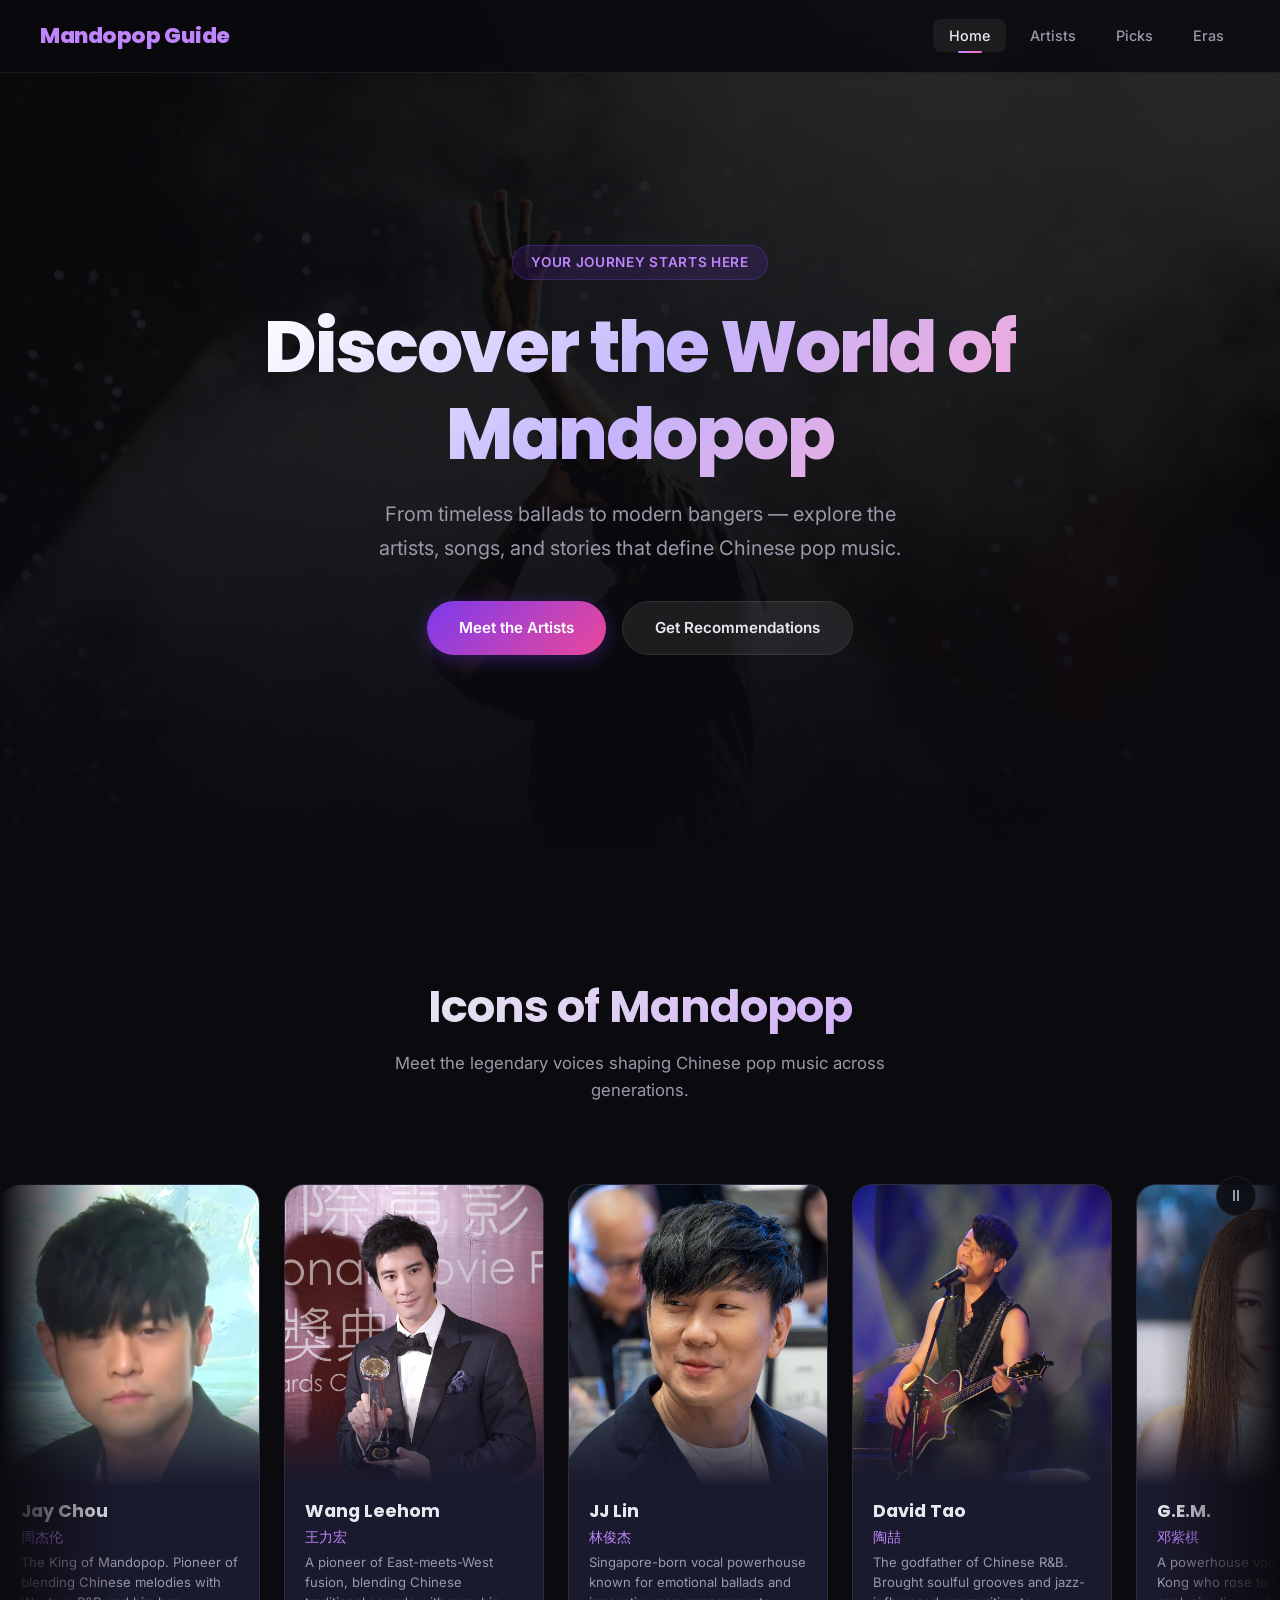
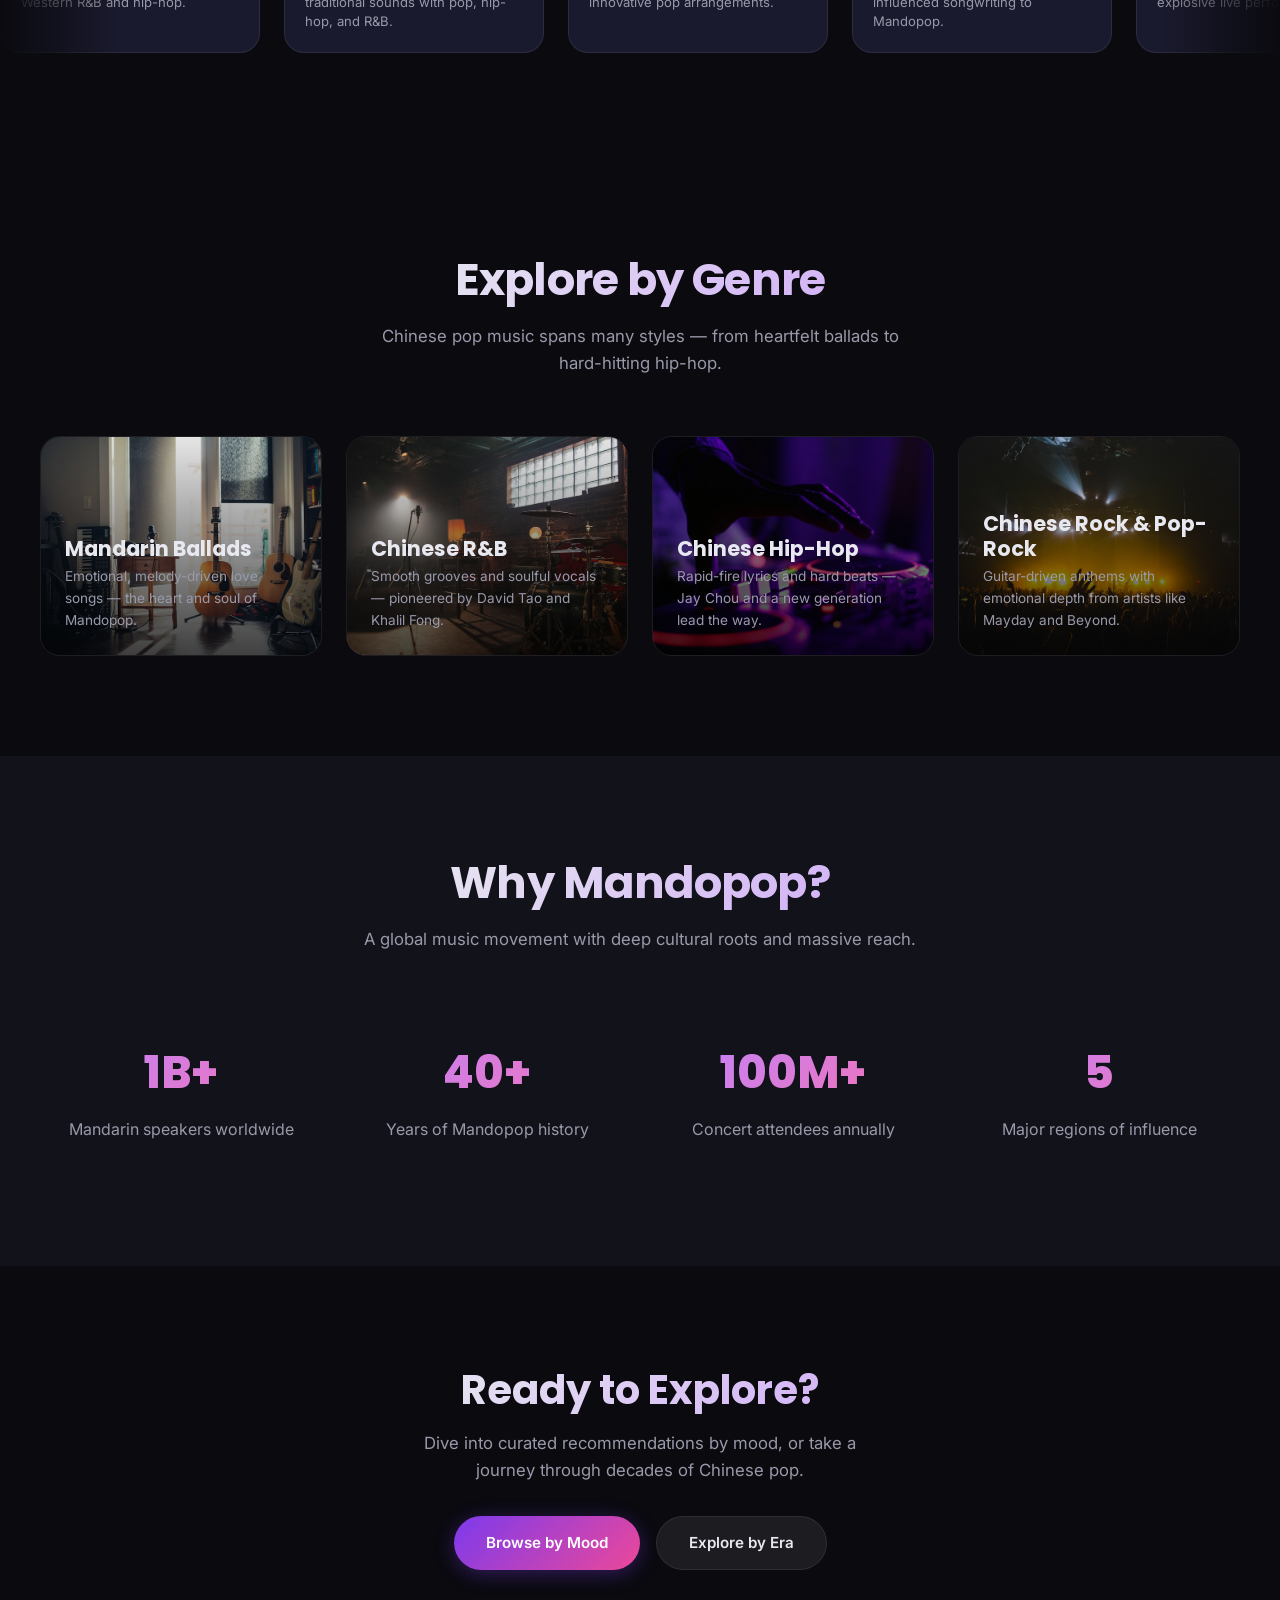
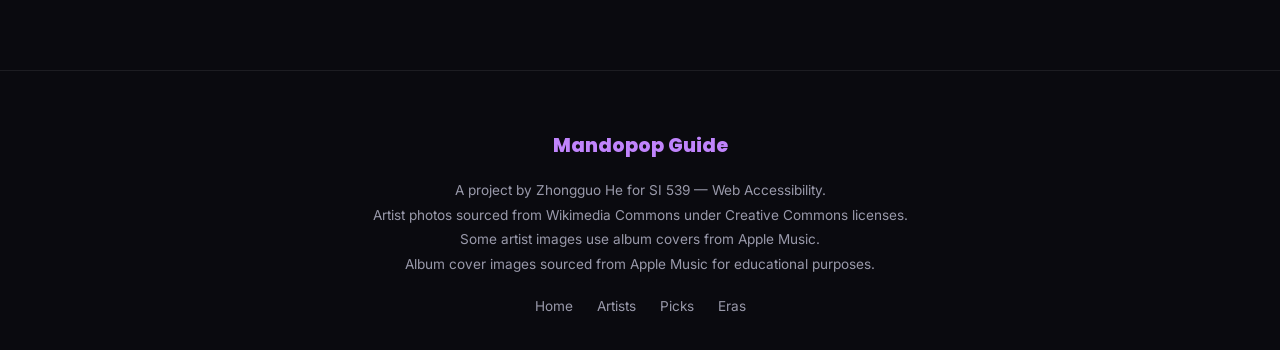
<file: index.html>
<!DOCTYPE html>
<html lang="en">
<head>
  <meta charset="UTF-8">
  <meta name="viewport" content="width=device-width, initial-scale=1.0">
  <title>Mandopop Starter Guide — Discover Chinese Pop Music</title>
  <meta name="description" content="A beginner-friendly guide to Chinese pop music featuring top artists, curated playlists, and songs across different eras.">
  <link rel="preconnect" href="https://fonts.googleapis.com">
  <link rel="preconnect" href="https://fonts.gstatic.com" crossorigin>
  <link href="https://fonts.googleapis.com/css2?family=Inter:wght@400;500;600;700&family=Poppins:wght@600;700;800&display=swap" rel="stylesheet">
  <link rel="stylesheet" href="css/style.css">
</head>
<body>
  <a class="skip-link" href="#main-content">Skip to main content</a>

  <nav class="navbar" aria-label="Main navigation">
    <div class="nav-container">
      <a href="index.html" class="nav-logo" aria-label="Mandopop Guide homepage">Mandopop Guide</a>
      <button class="nav-toggle" aria-label="Toggle navigation menu" aria-expanded="false">
        <span></span>
        <span></span>
        <span></span>
      </button>
      <ul class="nav-links" role="list">
        <li><a href="index.html" class="active" aria-current="page">Home</a></li>
        <li><a href="artists.html">Artists</a></li>
        <li><a href="recommendations.html">Picks</a></li>
        <li><a href="eras.html">Eras</a></li>
      </ul>
    </div>
  </nav>

  <main id="main-content">
    <section class="hero" aria-label="Welcome banner">
      <div class="hero-bg">
        <img src="image/hero-bg.jpg" alt="Mandopop concert stage with vibrant purple and blue lights illuminating the audience" loading="eager">
      </div>
      <div class="hero-overlay"></div>
      <div class="hero-content">
        <span class="hero-badge">Your Journey Starts Here</span>
        <h1>Discover the World of Mandopop</h1>
        <p>From timeless ballads to modern bangers — explore the artists, songs, and stories that define Chinese pop music.</p>
        <div class="hero-buttons">
          <a href="artists.html" class="btn btn-primary">Meet the Artists</a>
          <a href="recommendations.html" class="btn btn-secondary">Get Recommendations</a>
        </div>
      </div>
    </section>

    <section class="carousel-section section" aria-label="Featured artists carousel">
      <div class="section-container">
        <div class="section-header">
          <h2>Icons of Mandopop</h2>
          <p>Meet the legendary voices shaping Chinese pop music across generations.</p>
        </div>
      </div>
      <div class="carousel-track-wrapper" role="region" aria-label="Scrolling artist cards" aria-roledescription="carousel">
        <button class="carousel-pause-btn" id="carouselPauseBtn" aria-label="Pause carousel animation">
          <span class="pause-icon" aria-hidden="true">&#9208;</span>
          <span class="play-icon" aria-hidden="true" hidden>&#9654;</span>
        </button>
        <div class="carousel-track" id="carouselTrack">
          <article class="artist-card">
            <div class="artist-card-img">
              <img src="image/jay-chou.jpg" alt="Portrait photo of Jay Chou (周杰伦), Taiwanese singer-songwriter known as the King of Mandopop" loading="lazy">
            </div>
            <div class="artist-card-info">
              <h3>Jay Chou</h3>
              <p class="artist-cn">周杰伦</p>
              <p>The King of Mandopop. Pioneer of blending Chinese melodies with Western R&B and hip-hop.</p>
            </div>
          </article>
          <article class="artist-card">
            <div class="artist-card-img">
              <img src="image/wang-leehom.jpg" alt="Portrait photo of Wang Leehom (王力宏), Mandopop artist known for blending Chinese and Western music" loading="lazy">
            </div>
            <div class="artist-card-info">
              <h3>Wang Leehom</h3>
              <p class="artist-cn">王力宏</p>
              <p>A pioneer of East-meets-West fusion, blending Chinese traditional sounds with pop, hip-hop, and R&B.</p>
            </div>
          </article>
          <article class="artist-card">
            <div class="artist-card-img">
              <img src="image/jj-lin.jpg" alt="Portrait photo of JJ Lin (林俊杰), Singaporean Mandopop singer and songwriter" loading="lazy">
            </div>
            <div class="artist-card-info">
              <h3>JJ Lin</h3>
              <p class="artist-cn">林俊杰</p>
              <p>Singapore-born vocal powerhouse known for emotional ballads and innovative pop arrangements.</p>
            </div>
          </article>
          <article class="artist-card">
            <div class="artist-card-img">
              <img src="image/david-tao.jpg" alt="Portrait photo of David Tao (陶喆), pioneer of Chinese R&B music" loading="lazy">
            </div>
            <div class="artist-card-info">
              <h3>David Tao</h3>
              <p class="artist-cn">陶喆</p>
              <p>The godfather of Chinese R&B. Brought soulful grooves and jazz-influenced songwriting to Mandopop.</p>
            </div>
          </article>
          <article class="artist-card">
            <div class="artist-card-img">
              <img src="image/gem.jpg" alt="Portrait photo of G.E.M. (邓紫棋), Hong Kong singer-songwriter and pop powerhouse" loading="lazy">
            </div>
            <div class="artist-card-info">
              <h3>G.E.M.</h3>
              <p class="artist-cn">邓紫棋</p>
              <p>A powerhouse vocalist from Hong Kong who rose to fame with explosive live performances.</p>
            </div>
          </article>
          <article class="artist-card">
            <div class="artist-card-img">
              <img src="image/zhang-jie.jpg" alt="Portrait photo of Jason Zhang (张杰), Chinese pop singer known for powerful vocals" loading="lazy">
            </div>
            <div class="artist-card-info">
              <h3>Jason Zhang</h3>
              <p class="artist-cn">张杰</p>
              <p>Known for his powerful high notes and energetic stage presence. A staple of modern Chinese pop.</p>
            </div>
          </article>
          <article class="artist-card">
            <div class="artist-card-img">
              <img src="image/khalil-fong.jpg" alt="Khalil Fong (方大同) at an awards ceremony" loading="lazy">
            </div>
            <div class="artist-card-info">
              <h3>Khalil Fong</h3>
              <p class="artist-cn">方大同</p>
              <p>A soulful singer-songwriter blending R&B, neo-soul, and jazz into the Mandopop landscape.</p>
            </div>
          </article>
          <article class="artist-card">
            <div class="artist-card-img">
              <img src="image/eason-chan.jpg" alt="Eason Chan (陈奕迅) holding an award trophy" loading="lazy">
            </div>
            <div class="artist-card-info">
              <h3>Eason Chan</h3>
              <p class="artist-cn">陈奕迅</p>
              <p>A Hong Kong icon beloved for deeply emotional ballads and versatile vocal range.</p>
            </div>
          </article>
          <article class="artist-card">
            <div class="artist-card-img">
              <img src="image/stefanie-sun.jpg" alt="Portrait photo of Stefanie Sun (孙燕姿), Singaporean Mandopop queen" loading="lazy">
            </div>
            <div class="artist-card-info">
              <h3>Stefanie Sun</h3>
              <p class="artist-cn">孙燕姿</p>
              <p>Singapore's sweetheart whose warm voice defined early 2000s Mandopop for a generation.</p>
            </div>
          </article>
          <article class="artist-card">
            <div class="artist-card-img">
              <img src="image/xu-song.jpg" alt="Xu Song (许嵩/Vae) album cover for Sought and Got" loading="lazy">
            </div>
            <div class="artist-card-info">
              <h3>Xu Song (Vae)</h3>
              <p class="artist-cn">许嵩</p>
              <p>The king of Chinese internet music — writes, produces, and sings all his own songs.</p>
            </div>
          </article>
          <article class="artist-card">
            <div class="artist-card-img">
              <img src="image/silence-wang.jpg" alt="Silence Wang (汪苏泷) album cover for Legendary Movement" loading="lazy">
            </div>
            <div class="artist-card-info">
              <h3>Silence Wang</h3>
              <p class="artist-cn">汪苏泷</p>
              <p>Internet Big Three member whose catchy songs dominated campus culture and KTV rooms.</p>
            </div>
          </article>
          <article class="artist-card">
            <div class="artist-card-img">
              <img src="image/xu-liang.jpg" alt="Xu Liang (徐良) album cover for Bad Boy" loading="lazy">
            </div>
            <div class="artist-card-info">
              <h3>Xu Liang</h3>
              <p class="artist-cn">徐良</p>
              <p>Known for quirky, energetic duets that became anthems of early 2010s Chinese internet pop.</p>
            </div>
          </article>
          <article class="artist-card">
            <div class="artist-card-img">
              <img src="image/mayday.jpg" alt="Mayday (五月天) band members at a press conference in Taipei, Taiwan's biggest rock band" loading="lazy">
            </div>
            <div class="artist-card-info">
              <h3>Mayday</h3>
              <p class="artist-cn">五月天</p>
              <p>Taiwan's biggest rock band — pop-rock anthems about youth, dreams, and perseverance.</p>
            </div>
          </article>
          <article class="artist-card">
            <div class="artist-card-img">
              <img src="image/li-ronghao.jpg" alt="Li Ronghao (李荣浩) on the cover of his album Model, black-and-white close-up portrait" loading="lazy">
            </div>
            <div class="artist-card-info">
              <h3>Li Ronghao</h3>
              <p class="artist-cn">李荣浩</p>
              <p>Singer-songwriter and producer whose warm, smoky voice defines modern mainland Chinese pop.</p>
            </div>
          </article>
          <article class="artist-card">
            <div class="artist-card-img">
              <img src="image/joker-xue.jpg" alt="Joker Xue (薛之谦) on stage at a concert, wearing a red sweater under purple stage lighting" loading="lazy">
            </div>
            <div class="artist-card-info">
              <h3>Joker Xue</h3>
              <p class="artist-cn">薛之谦</p>
              <p>From underdog to megastar — his comeback hit "Actor" defined a generation of Chinese ballads.</p>
            </div>
          </article>
          <article class="artist-card">
            <div class="artist-card-img">
              <img src="image/mc-hotdog.jpg" alt="MC HotDog (热狗), Taiwanese rap pioneer" loading="lazy">
            </div>
            <div class="artist-card-info">
              <h3>MC HotDog</h3>
              <p class="artist-cn">热狗</p>
              <p>A founding father of Chinese-language rap, known for raw, satirical lyrics about everyday life.</p>
            </div>
          </article>
          <article class="artist-card">
            <div class="artist-card-img">
              <img src="image/wilber-pan.jpg" alt="Wilber Pan (潘玮柏), Mandopop rapper" loading="lazy">
            </div>
            <div class="artist-card-info">
              <h3>Wilber Pan</h3>
              <p class="artist-cn">潘玮柏</p>
              <p>Chinese-American rapper who brought hip-hop swagger into mainstream Mandopop.</p>
            </div>
          </article>
          <article class="artist-card">
            <div class="artist-card-img">
              <img src="image/gai.jpg" alt="GAI (GAI周延), Chinese rapper from Chongqing" loading="lazy">
            </div>
            <div class="artist-card-info">
              <h3>GAI</h3>
              <p class="artist-cn">GAI周延</p>
              <p>Chongqing rapper who won The Rap of China, fusing dialect, tradition, and hard-hitting flows.</p>
            </div>
          </article>
          <div class="carousel-duplicate" aria-hidden="true">
          <article class="artist-card">
            <div class="artist-card-img">
              <img src="image/jay-chou.jpg" alt="Portrait photo of Jay Chou (周杰伦), Taiwanese singer-songwriter known as the King of Mandopop" loading="lazy">
            </div>
            <div class="artist-card-info">
              <h3>Jay Chou</h3>
              <p class="artist-cn">周杰伦</p>
              <p>The King of Mandopop. Pioneer of blending Chinese melodies with Western R&B and hip-hop.</p>
            </div>
          </article>
          <article class="artist-card">
            <div class="artist-card-img">
              <img src="image/wang-leehom.jpg" alt="Portrait photo of Wang Leehom (王力宏), Mandopop artist known for blending Chinese and Western music" loading="lazy">
            </div>
            <div class="artist-card-info">
              <h3>Wang Leehom</h3>
              <p class="artist-cn">王力宏</p>
              <p>A pioneer of East-meets-West fusion, blending Chinese traditional sounds with pop, hip-hop, and R&B.</p>
            </div>
          </article>
          <article class="artist-card">
            <div class="artist-card-img">
              <img src="image/jj-lin.jpg" alt="Portrait photo of JJ Lin (林俊杰), Singaporean Mandopop singer and songwriter" loading="lazy">
            </div>
            <div class="artist-card-info">
              <h3>JJ Lin</h3>
              <p class="artist-cn">林俊杰</p>
              <p>Singapore-born vocal powerhouse known for emotional ballads and innovative pop arrangements.</p>
            </div>
          </article>
          <article class="artist-card">
            <div class="artist-card-img">
              <img src="image/david-tao.jpg" alt="Portrait photo of David Tao (陶喆), pioneer of Chinese R&B music" loading="lazy">
            </div>
            <div class="artist-card-info">
              <h3>David Tao</h3>
              <p class="artist-cn">陶喆</p>
              <p>The godfather of Chinese R&B. Brought soulful grooves and jazz-influenced songwriting to Mandopop.</p>
            </div>
          </article>
          <article class="artist-card">
            <div class="artist-card-img">
              <img src="image/gem.jpg" alt="Portrait photo of G.E.M. (邓紫棋), Hong Kong singer-songwriter and pop powerhouse" loading="lazy">
            </div>
            <div class="artist-card-info">
              <h3>G.E.M.</h3>
              <p class="artist-cn">邓紫棋</p>
              <p>A powerhouse vocalist from Hong Kong who rose to fame with explosive live performances.</p>
            </div>
          </article>
          <article class="artist-card">
            <div class="artist-card-img">
              <img src="image/zhang-jie.jpg" alt="Portrait photo of Jason Zhang (张杰), Chinese pop singer known for powerful vocals" loading="lazy">
            </div>
            <div class="artist-card-info">
              <h3>Jason Zhang</h3>
              <p class="artist-cn">张杰</p>
              <p>Known for his powerful high notes and energetic stage presence. A staple of modern Chinese pop.</p>
            </div>
          </article>
          <article class="artist-card">
            <div class="artist-card-img">
              <img src="image/khalil-fong.jpg" alt="Khalil Fong (方大同) at an awards ceremony" loading="lazy">
            </div>
            <div class="artist-card-info">
              <h3>Khalil Fong</h3>
              <p class="artist-cn">方大同</p>
              <p>A soulful singer-songwriter blending R&B, neo-soul, and jazz into the Mandopop landscape.</p>
            </div>
          </article>
          <article class="artist-card">
            <div class="artist-card-img">
              <img src="image/eason-chan.jpg" alt="Eason Chan (陈奕迅) holding an award trophy" loading="lazy">
            </div>
            <div class="artist-card-info">
              <h3>Eason Chan</h3>
              <p class="artist-cn">陈奕迅</p>
              <p>A Hong Kong icon beloved for deeply emotional ballads and versatile vocal range.</p>
            </div>
          </article>
          <article class="artist-card">
            <div class="artist-card-img">
              <img src="image/stefanie-sun.jpg" alt="Portrait photo of Stefanie Sun (孙燕姿), Singaporean Mandopop queen" loading="lazy">
            </div>
            <div class="artist-card-info">
              <h3>Stefanie Sun</h3>
              <p class="artist-cn">孙燕姿</p>
              <p>Singapore's sweetheart whose warm voice defined early 2000s Mandopop for a generation.</p>
            </div>
          </article>
          <article class="artist-card">
            <div class="artist-card-img">
              <img src="image/xu-song.jpg" alt="Xu Song (许嵩/Vae) album cover for Sought and Got" loading="lazy">
            </div>
            <div class="artist-card-info">
              <h3>Xu Song (Vae)</h3>
              <p class="artist-cn">许嵩</p>
              <p>The king of Chinese internet music — writes, produces, and sings all his own songs.</p>
            </div>
          </article>
          <article class="artist-card">
            <div class="artist-card-img">
              <img src="image/silence-wang.jpg" alt="Silence Wang (汪苏泷) album cover for Legendary Movement" loading="lazy">
            </div>
            <div class="artist-card-info">
              <h3>Silence Wang</h3>
              <p class="artist-cn">汪苏泷</p>
              <p>Internet Big Three member whose catchy songs dominated campus culture and KTV rooms.</p>
            </div>
          </article>
          <article class="artist-card">
            <div class="artist-card-img">
              <img src="image/xu-liang.jpg" alt="Xu Liang (徐良) album cover for Bad Boy" loading="lazy">
            </div>
            <div class="artist-card-info">
              <h3>Xu Liang</h3>
              <p class="artist-cn">徐良</p>
              <p>Known for quirky, energetic duets that became anthems of early 2010s Chinese internet pop.</p>
            </div>
          </article>
          <article class="artist-card">
            <div class="artist-card-img">
              <img src="image/mayday.jpg" alt="Mayday (五月天) band members at a press conference in Taipei, Taiwan's biggest rock band" loading="lazy">
            </div>
            <div class="artist-card-info">
              <h3>Mayday</h3>
              <p class="artist-cn">五月天</p>
              <p>Taiwan's biggest rock band — pop-rock anthems about youth, dreams, and perseverance.</p>
            </div>
          </article>
          <article class="artist-card">
            <div class="artist-card-img">
              <img src="image/li-ronghao.jpg" alt="Li Ronghao (李荣浩) on the cover of his album Model, black-and-white close-up portrait" loading="lazy">
            </div>
            <div class="artist-card-info">
              <h3>Li Ronghao</h3>
              <p class="artist-cn">李荣浩</p>
              <p>Singer-songwriter and producer whose warm, smoky voice defines modern mainland Chinese pop.</p>
            </div>
          </article>
          <article class="artist-card">
            <div class="artist-card-img">
              <img src="image/joker-xue.jpg" alt="Joker Xue (薛之谦) on stage at a concert, wearing a red sweater under purple stage lighting" loading="lazy">
            </div>
            <div class="artist-card-info">
              <h3>Joker Xue</h3>
              <p class="artist-cn">薛之谦</p>
              <p>From underdog to megastar — his comeback hit "Actor" defined a generation of Chinese ballads.</p>
            </div>
          </article>
          <article class="artist-card">
            <div class="artist-card-img">
              <img src="image/mc-hotdog.jpg" alt="MC HotDog (热狗), Taiwanese rap pioneer" loading="lazy">
            </div>
            <div class="artist-card-info">
              <h3>MC HotDog</h3>
              <p class="artist-cn">热狗</p>
              <p>A founding father of Chinese-language rap, known for raw, satirical lyrics about everyday life.</p>
            </div>
          </article>
          <article class="artist-card">
            <div class="artist-card-img">
              <img src="image/wilber-pan.jpg" alt="Wilber Pan (潘玮柏), Mandopop rapper" loading="lazy">
            </div>
            <div class="artist-card-info">
              <h3>Wilber Pan</h3>
              <p class="artist-cn">潘玮柏</p>
              <p>Chinese-American rapper who brought hip-hop swagger into mainstream Mandopop.</p>
            </div>
          </article>
          <article class="artist-card">
            <div class="artist-card-img">
              <img src="image/gai.jpg" alt="GAI (GAI周延), Chinese rapper from Chongqing" loading="lazy">
            </div>
            <div class="artist-card-info">
              <h3>GAI</h3>
              <p class="artist-cn">GAI周延</p>
              <p>Chongqing rapper who won The Rap of China, fusing dialect, tradition, and hard-hitting flows.</p>
            </div>
          </article>
          </div>        </div>
      </div>
    </section>

    <section class="section" aria-label="Music genres">
      <div class="section-container">
        <div class="section-header fade-in">
          <h2>Explore by Genre</h2>
          <p>Chinese pop music spans many styles — from heartfelt ballads to hard-hitting hip-hop.</p>
        </div>
        <div class="genre-grid">
          <article class="genre-card fade-in">
            <img src="image/genre-ballad.jpg" alt="Close-up of piano keys bathed in warm light, representing the emotional ballad genre of Mandopop" loading="lazy">
            <div class="genre-card-overlay">
              <h3>Mandarin Ballads</h3>
              <p>Emotional, melody-driven love songs — the heart and soul of Mandopop.</p>
            </div>
          </article>
          <article class="genre-card fade-in">
            <img src="image/genre-rnb.jpg" alt="Vibrant stage lights in purple and pink tones, representing the Chinese R&B music scene" loading="lazy">
            <div class="genre-card-overlay">
              <h3>Chinese R&B</h3>
              <p>Smooth grooves and soulful vocals — pioneered by David Tao and Khalil Fong.</p>
            </div>
          </article>
          <article class="genre-card fade-in">
            <img src="image/genre-hiphop.jpg" alt="Close-up of a DJ turntable and mixing console, representing the Chinese hip-hop genre" loading="lazy">
            <div class="genre-card-overlay">
              <h3>Chinese Hip-Hop</h3>
              <p>Rapid-fire lyrics and hard beats — Jay Chou and a new generation lead the way.</p>
            </div>
          </article>
          <article class="genre-card fade-in">
            <img src="image/genre-rock.jpg" alt="Energetic concert crowd with raised hands, representing the Chinese rock and pop-rock genre" loading="lazy">
            <div class="genre-card-overlay">
              <h3>Chinese Rock &amp; Pop-Rock</h3>
              <p>Guitar-driven anthems with emotional depth from artists like Mayday and Beyond.</p>
            </div>
          </article>
        </div>
      </div>
    </section>

    <section class="section" aria-label="Quick facts about Mandopop" style="background: var(--color-bg-secondary);">
      <div class="section-container">
        <div class="section-header fade-in">
          <h2>Why Mandopop?</h2>
          <p>A global music movement with deep cultural roots and massive reach.</p>
        </div>
        <div class="genre-grid" style="grid-template-columns: repeat(auto-fit, minmax(200px, 1fr));">
          <div class="fade-in" style="text-align:center; padding: 24px;">
            <div style="font-size: 2.8rem; font-weight: 800; font-family: var(--font-heading); background: linear-gradient(135deg, var(--color-accent), var(--color-accent-tertiary)); -webkit-background-clip: text; background-clip: text; -webkit-text-fill-color: transparent;">1B+</div>
            <p style="color: var(--color-text-muted); margin-top: 8px;">Mandarin speakers worldwide</p>
          </div>
          <div class="fade-in" style="text-align:center; padding: 24px;">
            <div style="font-size: 2.8rem; font-weight: 800; font-family: var(--font-heading); background: linear-gradient(135deg, var(--color-accent), var(--color-accent-tertiary)); -webkit-background-clip: text; background-clip: text; -webkit-text-fill-color: transparent;">40+</div>
            <p style="color: var(--color-text-muted); margin-top: 8px;">Years of Mandopop history</p>
          </div>
          <div class="fade-in" style="text-align:center; padding: 24px;">
            <div style="font-size: 2.8rem; font-weight: 800; font-family: var(--font-heading); background: linear-gradient(135deg, var(--color-accent), var(--color-accent-tertiary)); -webkit-background-clip: text; background-clip: text; -webkit-text-fill-color: transparent;">100M+</div>
            <p style="color: var(--color-text-muted); margin-top: 8px;">Concert attendees annually</p>
          </div>
          <div class="fade-in" style="text-align:center; padding: 24px;">
            <div style="font-size: 2.8rem; font-weight: 800; font-family: var(--font-heading); background: linear-gradient(135deg, var(--color-accent), var(--color-accent-tertiary)); -webkit-background-clip: text; background-clip: text; -webkit-text-fill-color: transparent;">5</div>
            <p style="color: var(--color-text-muted); margin-top: 8px;">Major regions of influence</p>
          </div>
        </div>
      </div>
    </section>

    <section class="section" aria-label="Call to action">
      <div class="section-container" style="text-align: center;">
        <div class="fade-in">
          <h2 style="font-size: clamp(1.8rem, 4vw, 2.5rem); margin-bottom: 16px; font-family: var(--font-heading); background: linear-gradient(135deg, var(--color-text) 30%, var(--color-accent)); -webkit-background-clip: text; background-clip: text; -webkit-text-fill-color: transparent;">Ready to Explore?</h2>
          <p style="color: var(--color-text-muted); max-width: 480px; margin: 0 auto 32px; font-size: 1.05rem;">Dive into curated recommendations by mood, or take a journey through decades of Chinese pop.</p>
          <div class="hero-buttons">
            <a href="recommendations.html" class="btn btn-primary">Browse by Mood</a>
            <a href="eras.html" class="btn btn-secondary">Explore by Era</a>
          </div>
        </div>
      </div>
    </section>
  </main>

  <button class="back-to-top" id="backToTop" aria-label="Scroll back to top of page">&#9650;</button>

  <footer class="footer">
    <div class="footer-container">
      <div class="footer-logo">Mandopop Guide</div>
      <p>A project by Zhongguo He for SI 539 — Web Accessibility.<br>
      Artist photos sourced from Wikimedia Commons under Creative Commons licenses.<br>
      Some artist images use album covers from Apple Music.<br>
      Album cover images sourced from Apple Music for educational purposes.</p>
      <nav class="footer-links" aria-label="Footer navigation">
        <a href="index.html">Home</a>
        <a href="artists.html">Artists</a>
        <a href="recommendations.html">Picks</a>
        <a href="eras.html">Eras</a>
      </nav>
    </div>
  </footer>

  <script src="js/main.js"></script>
</body>
</html>
</file>
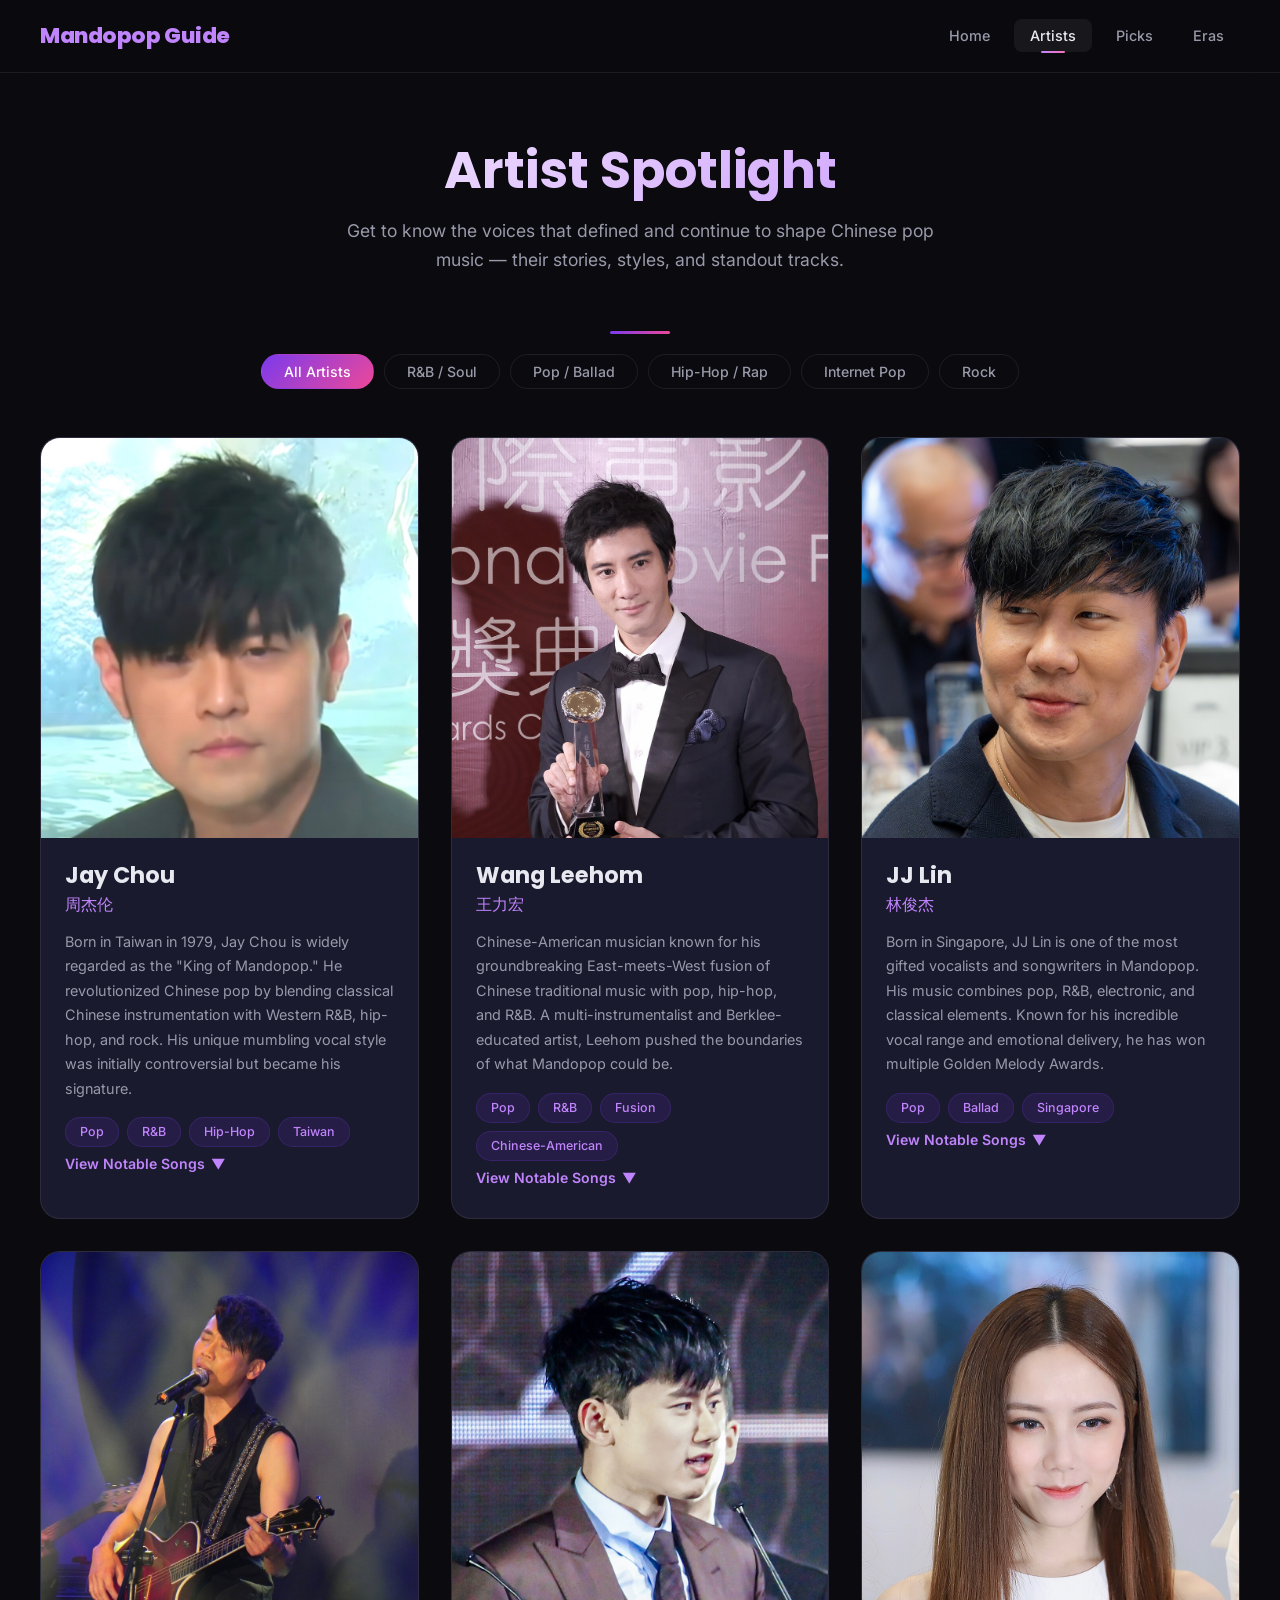
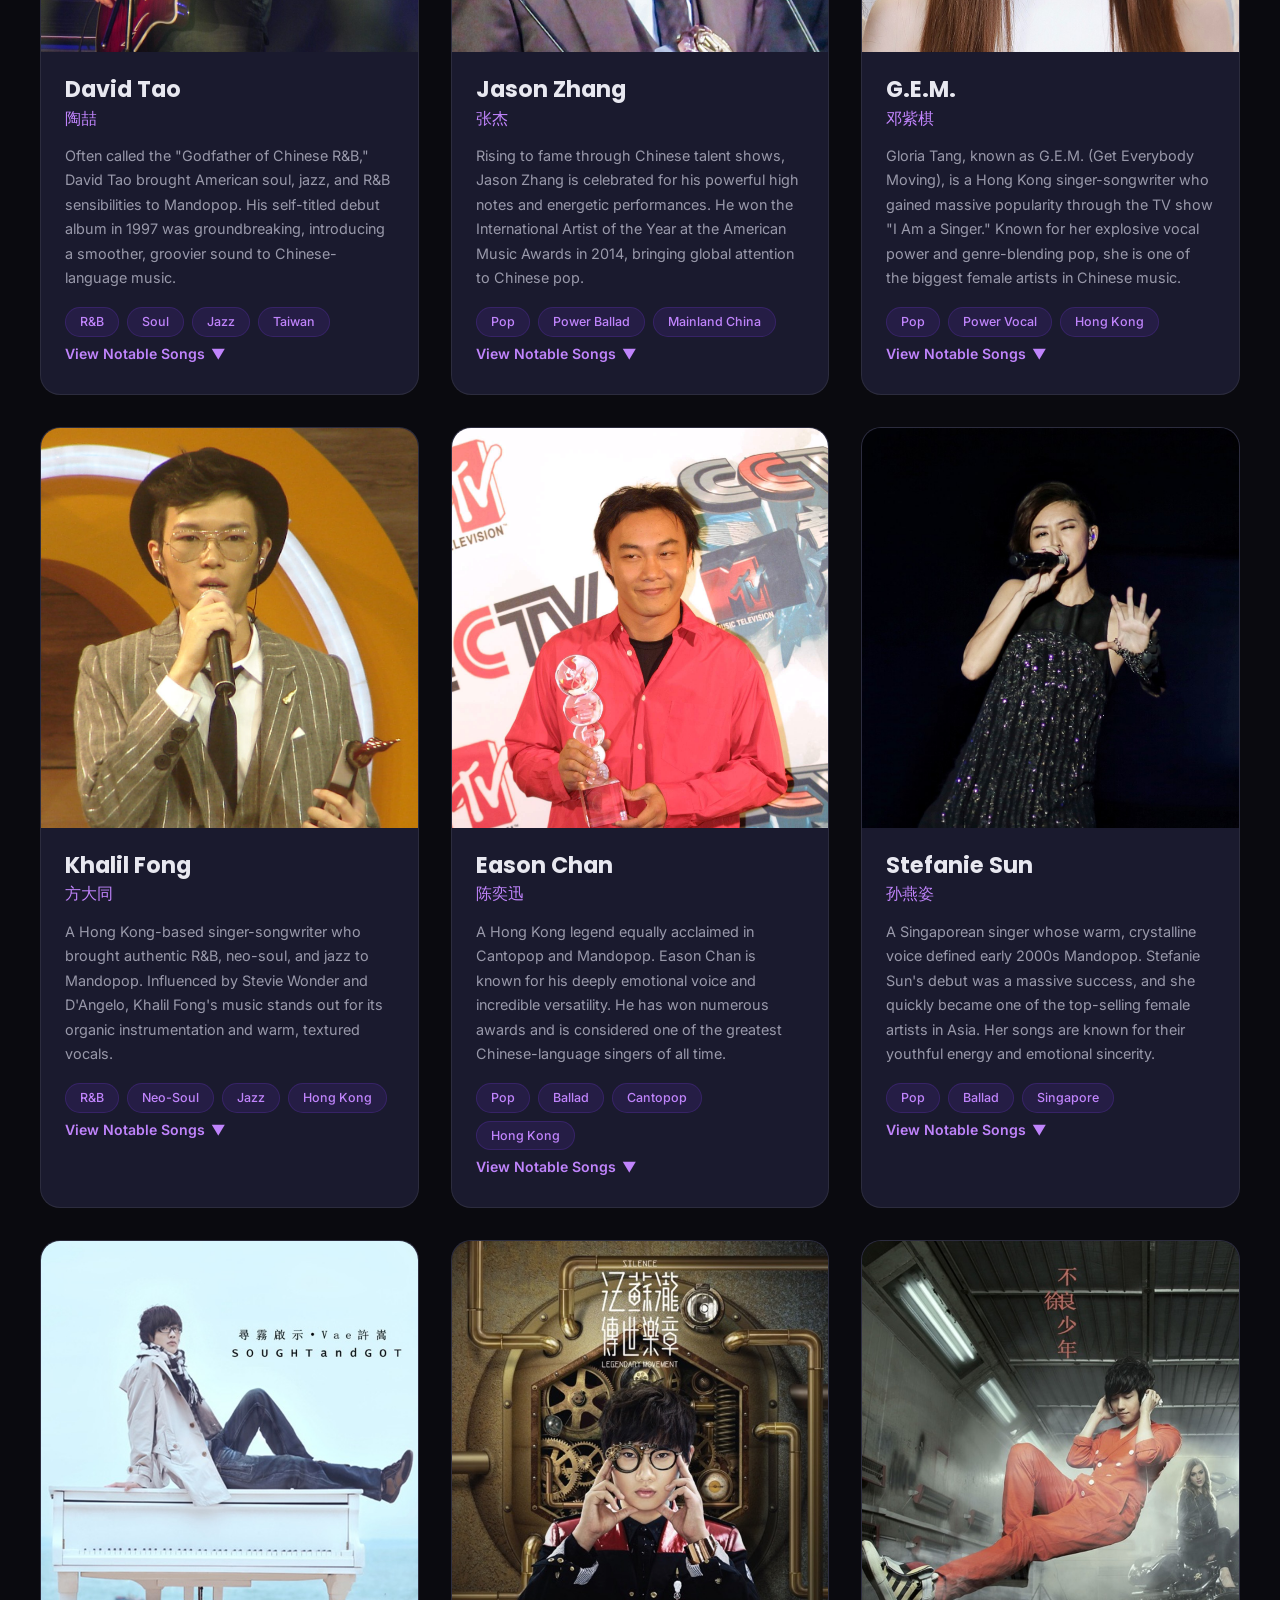
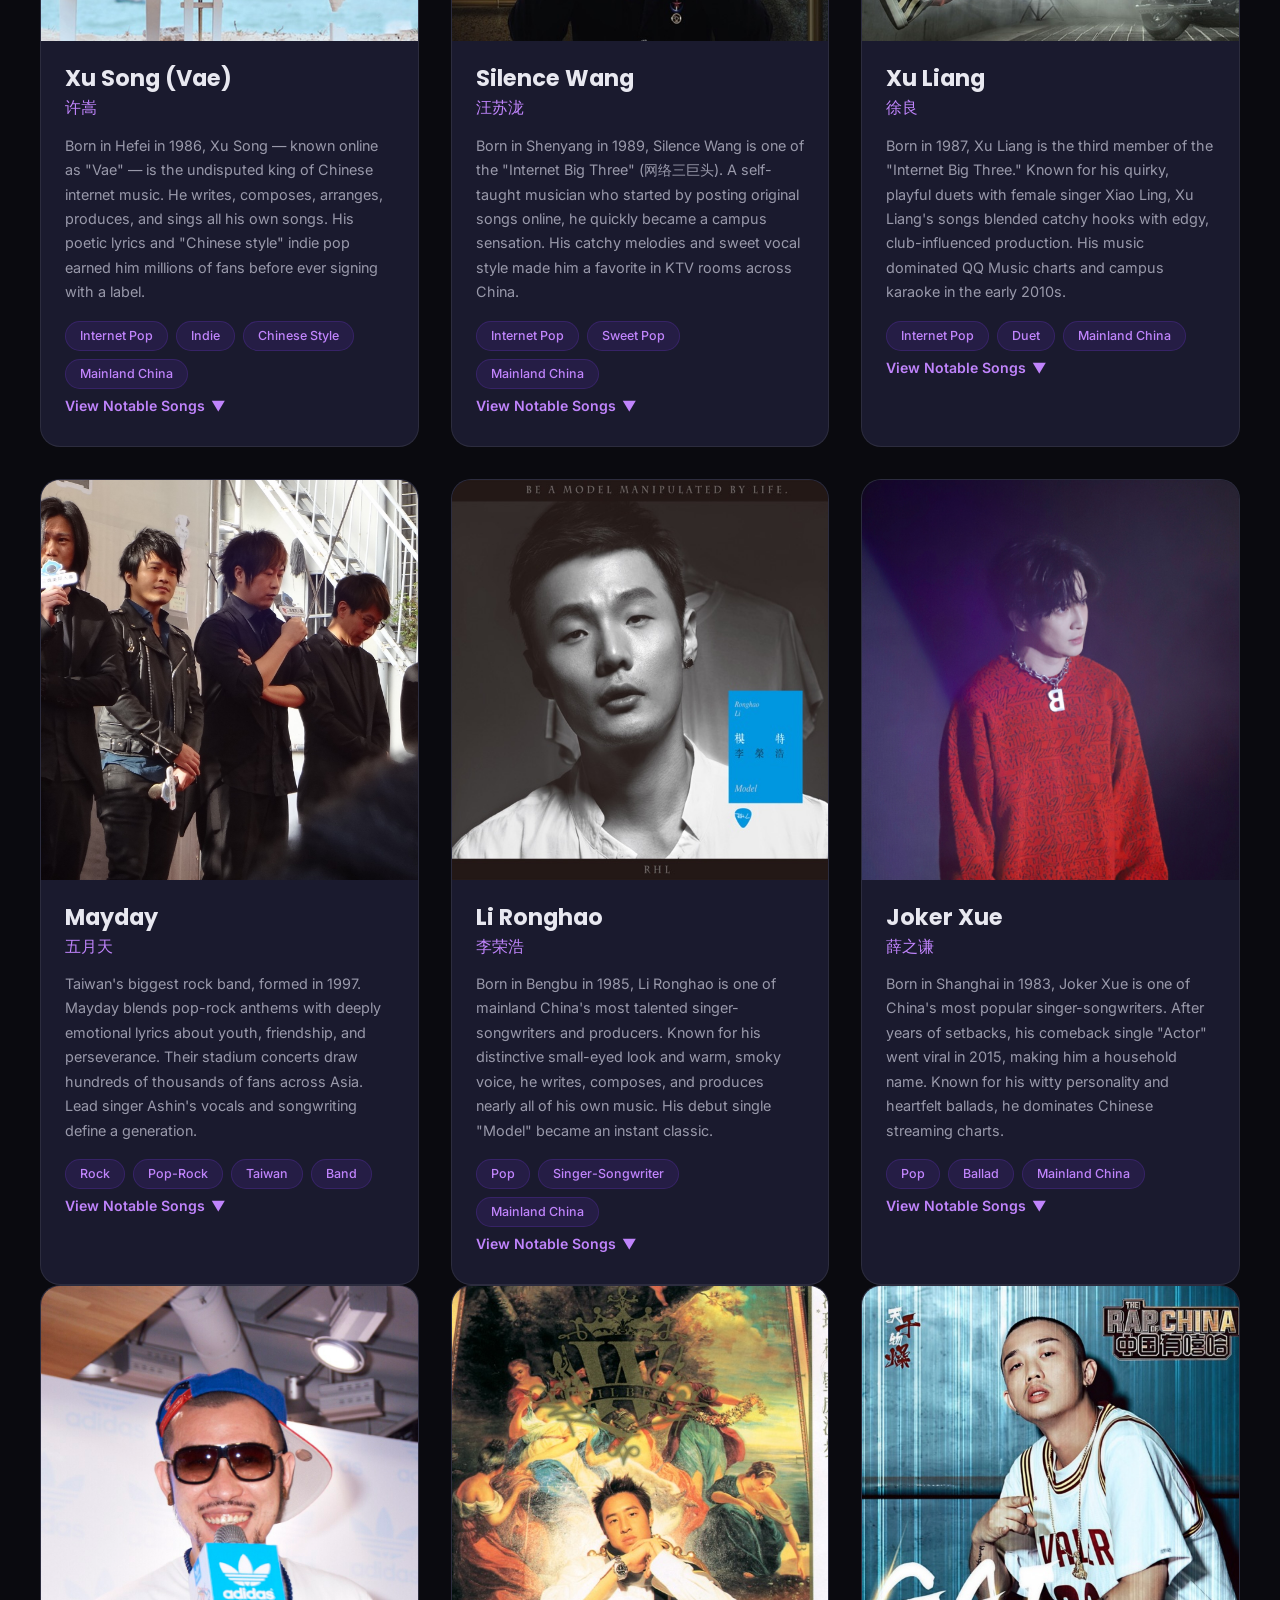
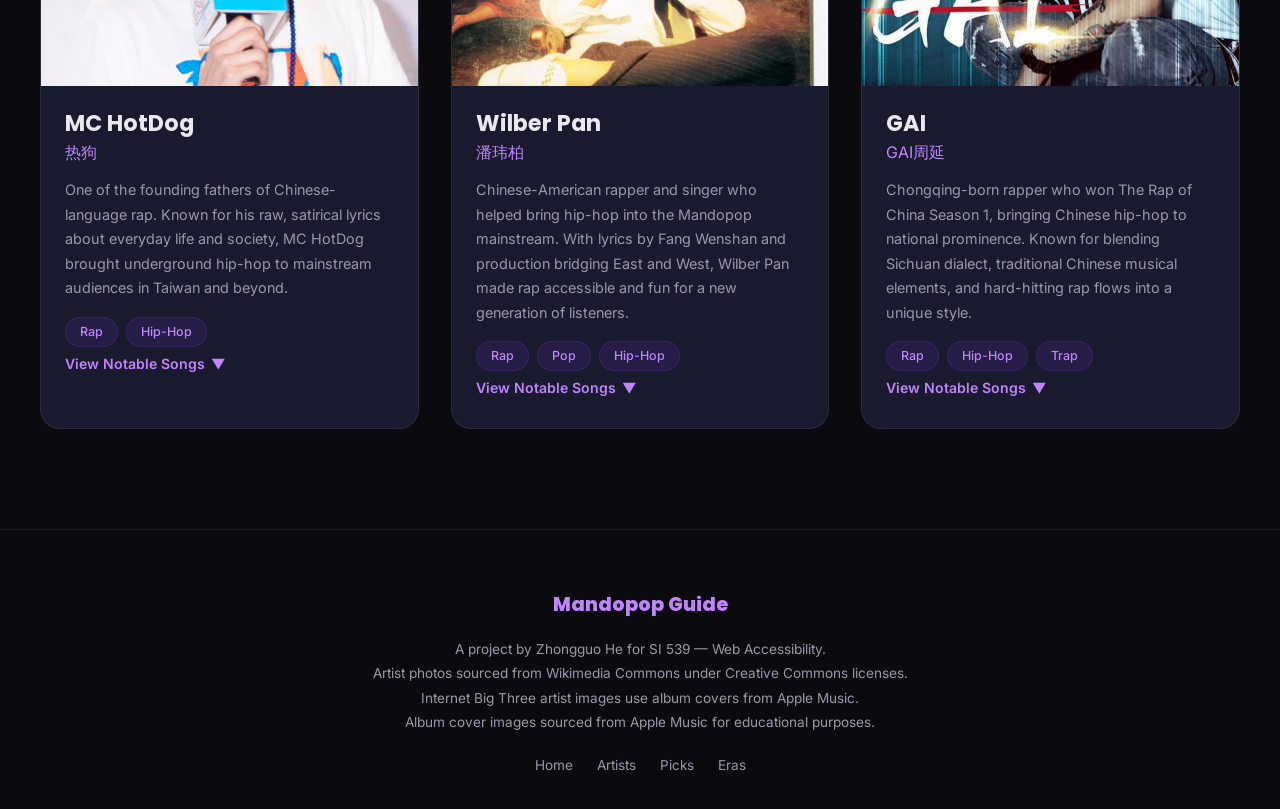
<file: artists.html>
<!DOCTYPE html>
<html lang="en">
<head>
  <meta charset="UTF-8">
  <meta name="viewport" content="width=device-width, initial-scale=1.0">
  <title>Artist Spotlight — Mandopop Starter Guide</title>
  <meta name="description" content="Meet the most influential Chinese pop artists, from Jay Chou to G.E.M., and discover their signature songs.">
  <link rel="preconnect" href="https://fonts.googleapis.com">
  <link rel="preconnect" href="https://fonts.gstatic.com" crossorigin>
  <link href="https://fonts.googleapis.com/css2?family=Inter:wght@400;500;600;700&family=Poppins:wght@600;700;800&display=swap" rel="stylesheet">
  <link rel="stylesheet" href="css/style.css">
</head>
<body>
  <a class="skip-link" href="#main-content">Skip to main content</a>

  <nav class="navbar" aria-label="Main navigation">
    <div class="nav-container">
      <a href="index.html" class="nav-logo" aria-label="Mandopop Guide homepage">Mandopop Guide</a>
      <button class="nav-toggle" aria-label="Toggle navigation menu" aria-expanded="false">
        <span></span>
        <span></span>
        <span></span>
      </button>
      <ul class="nav-links" role="list">
        <li><a href="index.html">Home</a></li>
        <li><a href="artists.html" class="active" aria-current="page">Artists</a></li>
        <li><a href="recommendations.html">Picks</a></li>
        <li><a href="eras.html">Eras</a></li>
      </ul>
    </div>
  </nav>

  <main id="main-content">
    <header class="page-header">
      <h1>Artist Spotlight</h1>
      <p>Get to know the voices that defined and continue to shape Chinese pop music — their stories, styles, and standout tracks.</p>
    </header>

    <section class="section" style="padding-top: 20px;" aria-label="Artist cards">
      <div class="section-container">
        <div class="filter-bar" role="toolbar" aria-label="Filter artists by style">
          <button class="filter-btn active" data-filter="all">All Artists</button>
          <button class="filter-btn" data-filter="rnb">R&amp;B / Soul</button>
          <button class="filter-btn" data-filter="pop">Pop / Ballad</button>
          <button class="filter-btn" data-filter="hiphop">Hip-Hop / Rap</button>
          <button class="filter-btn" data-filter="internet">Internet Pop</button>
          <button class="filter-btn" data-filter="rock">Rock</button>
        </div>

        <div class="artist-grid">
          <article class="artist-detail-card fade-in" data-genre="hiphop pop rnb">
            <div class="card-image">
              <img src="image/jay-chou.jpg" alt="Jay Chou (周杰伦) performing on stage" loading="lazy">
            </div>
            <div class="card-body">
              <h2>Jay Chou</h2>
              <p class="cn-name">周杰伦</p>
              <p>Born in Taiwan in 1979, Jay Chou is widely regarded as the "King of Mandopop." He revolutionized Chinese pop by blending classical Chinese instrumentation with Western R&B, hip-hop, and rock. His unique mumbling vocal style was initially controversial but became his signature.</p>
              <div class="artist-tags">
                <span class="tag">Pop</span>
                <span class="tag">R&amp;B</span>
                <span class="tag">Hip-Hop</span>
                <span class="tag">Taiwan</span>
              </div>
              <button class="card-expand-btn" aria-expanded="false" aria-controls="jay-songs">
                View Notable Songs <span class="arrow" aria-hidden="true">&#9660;</span>
              </button>
              <div class="expandable-content" id="jay-songs">
                <div class="notable-songs">
                  <h3>Must-Listen Tracks</h3>
                  <ul class="song-list" role="list">
                    <li>Rice Field (稻香) — Upbeat harvest anthem</li>
                    <li>Blue and White Porcelain (青花瓷) — Chinese-style elegance</li>
                    <li>Nocturne (夜曲) — Dark, cinematic R&B</li>
                    <li>Silence (安静) — Heartbreak ballad classic</li>
                    <li>Nunchucks (双截棍) — Martial-arts hip-hop</li>
                  </ul>
                </div>
              </div>
            </div>
          </article>

          <article class="artist-detail-card fade-in" data-genre="pop rnb">
            <div class="card-image">
              <img src="image/wang-leehom.jpg" alt="Wang Leehom (王力宏) in a studio setting, the multi-instrumentalist who pioneered East-meets-West fusion music" loading="lazy">
            </div>
            <div class="card-body">
              <h2>Wang Leehom</h2>
              <p class="cn-name">王力宏</p>
              <p>Chinese-American musician known for his groundbreaking East-meets-West fusion of Chinese traditional music with pop, hip-hop, and R&B. A multi-instrumentalist and Berklee-educated artist, Leehom pushed the boundaries of what Mandopop could be.</p>
              <div class="artist-tags">
                <span class="tag">Pop</span>
                <span class="tag">R&amp;B</span>
                <span class="tag">Fusion</span>
                <span class="tag">Chinese-American</span>
              </div>
              <button class="card-expand-btn" aria-expanded="false" aria-controls="leehom-songs">
                View Notable Songs <span class="arrow" aria-hidden="true">&#9660;</span>
              </button>
              <div class="expandable-content" id="leehom-songs">
                <div class="notable-songs">
                  <h3>Must-Listen Tracks</h3>
                  <ul class="song-list" role="list">
                    <li>The Only One (唯一) — Timeless love ballad</li>
                    <li>Heroes of Earth (盖世英雄) — East-meets-West fusion anthem</li>
                    <li>Things You Don't Know (你不知道的事) — From the film "Love in Disguise" (恋爱通告)</li>
                    <li>Wrong in the Flower Field (花田错) — Peking opera meets pop</li>
                    <li>Falling Leaves Return to Roots (落叶归根) — Cultural identity ballad</li>
                  </ul>
                </div>
              </div>
            </div>
          </article>

          <article class="artist-detail-card fade-in" data-genre="pop">
            <div class="card-image">
              <img src="image/jj-lin.jpg" alt="JJ Lin (林俊杰) portrait, the Singaporean vocal powerhouse and acclaimed Mandopop songwriter" loading="lazy">
            </div>
            <div class="card-body">
              <h2>JJ Lin</h2>
              <p class="cn-name">林俊杰</p>
              <p>Born in Singapore, JJ Lin is one of the most gifted vocalists and songwriters in Mandopop. His music combines pop, R&B, electronic, and classical elements. Known for his incredible vocal range and emotional delivery, he has won multiple Golden Melody Awards.</p>
              <div class="artist-tags">
                <span class="tag">Pop</span>
                <span class="tag">Ballad</span>
                <span class="tag">Singapore</span>
              </div>
              <button class="card-expand-btn" aria-expanded="false" aria-controls="jj-songs">
                View Notable Songs <span class="arrow" aria-hidden="true">&#9660;</span>
              </button>
              <div class="expandable-content" id="jj-songs">
                <div class="notable-songs">
                  <h3>Must-Listen Tracks</h3>
                  <ul class="song-list" role="list">
                    <li>South of the River (江南) — Dreamy pop masterpiece</li>
                    <li>Practice Love (修炼爱情) — Emotional ballad</li>
                    <li>If Only (可惜没如果) — Bittersweet regret</li>
                    <li>A Song for No One (不为谁而作的歌) — Award-winning track</li>
                    <li>Right Time, Right Person (对的时间对的人) — Beautiful love song</li>
                  </ul>
                </div>
              </div>
            </div>
          </article>

          <article class="artist-detail-card fade-in" data-genre="rnb">
            <div class="card-image">
              <img src="image/david-tao.jpg" alt="David Tao (陶喆) performing, the godfather of Chinese R&B and neo-soul" loading="lazy">
            </div>
            <div class="card-body">
              <h2>David Tao</h2>
              <p class="cn-name">陶喆</p>
              <p>Often called the "Godfather of Chinese R&B," David Tao brought American soul, jazz, and R&B sensibilities to Mandopop. His self-titled debut album in 1997 was groundbreaking, introducing a smoother, groovier sound to Chinese-language music.</p>
              <div class="artist-tags">
                <span class="tag">R&amp;B</span>
                <span class="tag">Soul</span>
                <span class="tag">Jazz</span>
                <span class="tag">Taiwan</span>
              </div>
              <button class="card-expand-btn" aria-expanded="false" aria-controls="tao-songs">
                View Notable Songs <span class="arrow" aria-hidden="true">&#9660;</span>
              </button>
              <div class="expandable-content" id="tao-songs">
                <div class="notable-songs">
                  <h3>Must-Listen Tracks</h3>
                  <ul class="song-list" role="list">
                    <li>Regular Friends (普通朋友) — Classic heartbreak R&B</li>
                    <li>Love is Simple (爱很简单) — Smooth, soulful ballad</li>
                    <li>Secret Weapon (杀手锏) — Funky groove</li>
                    <li>Ghost (鬼) — Edgy rock-R&B crossover</li>
                    <li>The Moon Represents My Heart (月亮代表谁的心) — Teresa Teng tribute</li>
                  </ul>
                </div>
              </div>
            </div>
          </article>

          <article class="artist-detail-card fade-in" data-genre="pop">
            <div class="card-image">
              <img src="image/zhang-jie.jpg" alt="Jason Zhang (张杰) performing, Chinese pop singer celebrated for his powerful high notes" loading="lazy">
            </div>
            <div class="card-body">
              <h2>Jason Zhang</h2>
              <p class="cn-name">张杰</p>
              <p>Rising to fame through Chinese talent shows, Jason Zhang is celebrated for his powerful high notes and energetic performances. He won the International Artist of the Year at the American Music Awards in 2014, bringing global attention to Chinese pop.</p>
              <div class="artist-tags">
                <span class="tag">Pop</span>
                <span class="tag">Power Ballad</span>
                <span class="tag">Mainland China</span>
              </div>
              <button class="card-expand-btn" aria-expanded="false" aria-controls="zhang-songs">
                View Notable Songs <span class="arrow" aria-hidden="true">&#9660;</span>
              </button>
              <div class="expandable-content" id="zhang-songs">
                <div class="notable-songs">
                  <h3>Must-Listen Tracks</h3>
                  <ul class="song-list" role="list">
                    <li>Chasing Light (逐光) — Inspirational anthem</li>
                    <li>The World (天下) — Epic, cinematic pop</li>
                    <li>After Tomorrow (明天过后) — Romantic ballad</li>
                    <li>This is Love (这就是爱) — Sweet love song</li>
                    <li>Young China (少年中国说) — Patriotic pop</li>
                  </ul>
                </div>
              </div>
            </div>
          </article>

          <article class="artist-detail-card fade-in" data-genre="pop">
            <div class="card-image">
              <img src="image/gem.jpg" alt="G.E.M. (邓紫棋) performing live on stage" loading="lazy">
            </div>
            <div class="card-body">
              <h2>G.E.M.</h2>
              <p class="cn-name">邓紫棋</p>
              <p>Gloria Tang, known as G.E.M. (Get Everybody Moving), is a Hong Kong singer-songwriter who gained massive popularity through the TV show "I Am a Singer." Known for her explosive vocal power and genre-blending pop, she is one of the biggest female artists in Chinese music.</p>
              <div class="artist-tags">
                <span class="tag">Pop</span>
                <span class="tag">Power Vocal</span>
                <span class="tag">Hong Kong</span>
              </div>
              <button class="card-expand-btn" aria-expanded="false" aria-controls="gem-songs">
                View Notable Songs <span class="arrow" aria-hidden="true">&#9660;</span>
              </button>
              <div class="expandable-content" id="gem-songs">
                <div class="notable-songs">
                  <h3>Must-Listen Tracks</h3>
                  <ul class="song-list" role="list">
                    <li>Light Years Away (光年之外) — Sci-fi pop anthem from Passengers</li>
                    <li>Together No Matter How Far (多远都要在一起) — Heartfelt love anthem</li>
                    <li>Where Did U Go — Bilingual pop banger</li>
                    <li>Full Stop (句号) — Fierce, empowering break-up declaration</li>
                    <li>A.I.N.Y. — Bilingual pop classic</li>
                  </ul>
                </div>
              </div>
            </div>
          </article>

          <article class="artist-detail-card fade-in" data-genre="rnb">
            <div class="card-image">
              <img src="image/khalil-fong.jpg" alt="Khalil Fong (方大同) at an awards ceremony" loading="lazy">
            </div>
            <div class="card-body">
              <h2>Khalil Fong</h2>
              <p class="cn-name">方大同</p>
              <p>A Hong Kong-based singer-songwriter who brought authentic R&B, neo-soul, and jazz to Mandopop. Influenced by Stevie Wonder and D'Angelo, Khalil Fong's music stands out for its organic instrumentation and warm, textured vocals.</p>
              <div class="artist-tags">
                <span class="tag">R&amp;B</span>
                <span class="tag">Neo-Soul</span>
                <span class="tag">Jazz</span>
                <span class="tag">Hong Kong</span>
              </div>
              <button class="card-expand-btn" aria-expanded="false" aria-controls="khalil-songs">
                View Notable Songs <span class="arrow" aria-hidden="true">&#9660;</span>
              </button>
              <div class="expandable-content" id="khalil-songs">
                <div class="notable-songs">
                  <h3>Must-Listen Tracks</h3>
                  <ul class="song-list" role="list">
                    <li>Trip for Three (三人游) — Tender, jazzy ballad</li>
                    <li>Love Love Love (爱爱爱) — Catchy soul-pop</li>
                    <li>Red Bean (红豆) — Beautiful Faye Wong cover</li>
                    <li>Someone Special (特别的人) — Heartfelt love song</li>
                    <li>Monkey King (悟空) — From the album "Journey to the West"</li>
                  </ul>
                </div>
              </div>
            </div>
          </article>

          <article class="artist-detail-card fade-in" data-genre="pop">
            <div class="card-image">
              <img src="image/eason-chan.jpg" alt="Eason Chan (陈奕迅) holding an award trophy" loading="lazy">
            </div>
            <div class="card-body">
              <h2>Eason Chan</h2>
              <p class="cn-name">陈奕迅</p>
              <p>A Hong Kong legend equally acclaimed in Cantopop and Mandopop. Eason Chan is known for his deeply emotional voice and incredible versatility. He has won numerous awards and is considered one of the greatest Chinese-language singers of all time.</p>
              <div class="artist-tags">
                <span class="tag">Pop</span>
                <span class="tag">Ballad</span>
                <span class="tag">Cantopop</span>
                <span class="tag">Hong Kong</span>
              </div>
              <button class="card-expand-btn" aria-expanded="false" aria-controls="eason-songs">
                View Notable Songs <span class="arrow" aria-hidden="true">&#9660;</span>
              </button>
              <div class="expandable-content" id="eason-songs">
                <div class="notable-songs">
                  <h3>Must-Listen Tracks</h3>
                  <ul class="song-list" role="list">
                    <li>Ten Years (十年) — Iconic Mandarin ballad</li>
                    <li>Long Time No See (好久不见) — Nostalgic classic</li>
                    <li>Steady Happiness (稳稳的幸福) — Warm and uplifting</li>
                    <li>Lonely Patient (孤独患者) — Emotional masterpiece</li>
                    <li>Exaggeration (浮夸) — Dramatic Cantopop classic</li>
                  </ul>
                </div>
              </div>
            </div>
          </article>

          <article class="artist-detail-card fade-in" data-genre="pop">
            <div class="card-image">
              <img src="image/stefanie-sun.jpg" alt="Stefanie Sun (孙燕姿) portrait photo" loading="lazy">
            </div>
            <div class="card-body">
              <h2>Stefanie Sun</h2>
              <p class="cn-name">孙燕姿</p>
              <p>A Singaporean singer whose warm, crystalline voice defined early 2000s Mandopop. Stefanie Sun's debut was a massive success, and she quickly became one of the top-selling female artists in Asia. Her songs are known for their youthful energy and emotional sincerity.</p>
              <div class="artist-tags">
                <span class="tag">Pop</span>
                <span class="tag">Ballad</span>
                <span class="tag">Singapore</span>
              </div>
              <button class="card-expand-btn" aria-expanded="false" aria-controls="stefanie-songs">
                View Notable Songs <span class="arrow" aria-hidden="true">&#9660;</span>
              </button>
              <div class="expandable-content" id="stefanie-songs">
                <div class="notable-songs">
                  <h3>Must-Listen Tracks</h3>
                  <ul class="song-list" role="list">
                    <li>Cloudy Day (天黑黑) — Debut classic</li>
                    <li>Encounter (遇见) — Iconic film soundtrack</li>
                    <li>Green Light (绿光) — Upbeat pop anthem</li>
                    <li>What I Miss (我怀念的) — Emotional ballad</li>
                    <li>Kite (风筝) — Metaphorical love song</li>
                  </ul>
                </div>
              </div>
            </div>
          </article>

          <article class="artist-detail-card fade-in" data-genre="internet pop">
            <div class="card-image">
              <img src="image/xu-song.jpg" alt="Xu Song (许嵩/Vae) album cover for Sought and Got" loading="lazy">
            </div>
            <div class="card-body">
              <h2>Xu Song (Vae)</h2>
              <p class="cn-name">许嵩</p>
              <p>Born in Hefei in 1986, Xu Song — known online as "Vae" — is the undisputed king of Chinese internet music. He writes, composes, arranges, produces, and sings all his own songs. His poetic lyrics and "Chinese style" indie pop earned him millions of fans before ever signing with a label.</p>
              <div class="artist-tags">
                <span class="tag">Internet Pop</span>
                <span class="tag">Indie</span>
                <span class="tag">Chinese Style</span>
                <span class="tag">Mainland China</span>
              </div>
              <button class="card-expand-btn" aria-expanded="false" aria-controls="xusong-songs">
                View Notable Songs <span class="arrow" aria-hidden="true">&#9660;</span>
              </button>
              <div class="expandable-content" id="xusong-songs">
                <div class="notable-songs">
                  <h3>Must-Listen Tracks</h3>
                  <ul class="song-list" role="list">
                    <li>Why Not (有何不可) — Warm, playful hit</li>
                    <li>Broken Bridge, Lingering Snow (断桥残雪) — Poetic "Chinese style" classic</li>
                    <li>Bare Face (素颜) — Charming duet anthem</li>
                    <li>Rain on Qingming (清明雨上) — Elegant classical imagery</li>
                    <li>If Back Then (如果当时) — Nostalgic love ballad</li>
                  </ul>
                </div>
              </div>
            </div>
          </article>

          <article class="artist-detail-card fade-in" data-genre="internet pop">
            <div class="card-image">
              <img src="image/silence-wang.jpg" alt="Silence Wang (汪苏泷) album cover for Legendary Movement" loading="lazy">
            </div>
            <div class="card-body">
              <h2>Silence Wang</h2>
              <p class="cn-name">汪苏泷</p>
              <p>Born in Shenyang in 1989, Silence Wang is one of the "Internet Big Three" (网络三巨头). A self-taught musician who started by posting original songs online, he quickly became a campus sensation. His catchy melodies and sweet vocal style made him a favorite in KTV rooms across China.</p>
              <div class="artist-tags">
                <span class="tag">Internet Pop</span>
                <span class="tag">Sweet Pop</span>
                <span class="tag">Mainland China</span>
              </div>
              <button class="card-expand-btn" aria-expanded="false" aria-controls="silencewang-songs">
                View Notable Songs <span class="arrow" aria-hidden="true">&#9660;</span>
              </button>
              <div class="expandable-content" id="silencewang-songs">
                <div class="notable-songs">
                  <h3>Must-Listen Tracks</h3>
                  <ul class="song-list" role="list">
                    <li>Little Star (小星星) — Viral modern nursery rhyme</li>
                    <li>Love Without Breaking Up (不分手的恋爱) — QQ Music #1 hit</li>
                    <li>A Little Sweet (有点甜) — Sweet duet with BY2</li>
                    <li>No More Reunion (后会无期) — Bittersweet farewell anthem</li>
                    <li>Good Night (晚安) — Tender late-night ballad</li>
                  </ul>
                </div>
              </div>
            </div>
          </article>

          <article class="artist-detail-card fade-in" data-genre="internet pop">
            <div class="card-image">
              <img src="image/xu-liang.jpg" alt="Xu Liang (徐良) album cover for Bad Boy" loading="lazy">
            </div>
            <div class="card-body">
              <h2>Xu Liang</h2>
              <p class="cn-name">徐良</p>
              <p>Born in 1987, Xu Liang is the third member of the "Internet Big Three." Known for his quirky, playful duets with female singer Xiao Ling, Xu Liang's songs blended catchy hooks with edgy, club-influenced production. His music dominated QQ Music charts and campus karaoke in the early 2010s.</p>
              <div class="artist-tags">
                <span class="tag">Internet Pop</span>
                <span class="tag">Duet</span>
                <span class="tag">Mainland China</span>
              </div>
              <button class="card-expand-btn" aria-expanded="false" aria-controls="xuliang-songs">
                View Notable Songs <span class="arrow" aria-hidden="true">&#9660;</span>
              </button>
              <div class="expandable-content" id="xuliang-songs">
                <div class="notable-songs">
                  <h3>Must-Listen Tracks</h3>
                  <ul class="song-list" role="list">
                    <li>No Can Do, Sir (客官不可以) — Playful, iconic hit</li>
                    <li>Bad Girl (坏女孩) — Edgy club-pop banger</li>
                    <li>No More Reunion (后会无期) — Collab with Silence Wang</li>
                    <li>Rain Back Then (那时雨) — Nostalgic slow ballad</li>
                    <li>Exams Can Go to Hell (考试什么的都去死吧) — Campus comedy anthem</li>
                  </ul>
                </div>
              </div>
            </div>
          </article>

          <article class="artist-detail-card fade-in" data-genre="rock pop">
            <div class="card-image">
              <img src="image/mayday.jpg" alt="Mayday (五月天) band members at a press conference" loading="lazy">
            </div>
            <div class="card-body">
              <h2>Mayday</h2>
              <p class="cn-name">五月天</p>
              <p>Taiwan's biggest rock band, formed in 1997. Mayday blends pop-rock anthems with deeply emotional lyrics about youth, friendship, and perseverance. Their stadium concerts draw hundreds of thousands of fans across Asia. Lead singer Ashin's vocals and songwriting define a generation.</p>
              <div class="artist-tags">
                <span class="tag">Rock</span>
                <span class="tag">Pop-Rock</span>
                <span class="tag">Taiwan</span>
                <span class="tag">Band</span>
              </div>
              <button class="card-expand-btn" aria-expanded="false" aria-controls="mayday-songs">
                View Notable Songs <span class="arrow" aria-hidden="true">&#9660;</span>
              </button>
              <div class="expandable-content" id="mayday-songs">
                <div class="notable-songs">
                  <h3>Must-Listen Tracks</h3>
                  <ul class="song-list" role="list">
                    <li>Tenderness (温柔) — Defining 2000s rock ballad</li>
                    <li>Suddenly Missing You (突然好想你) — Emotional reunion anthem</li>
                    <li>Salted Fish (咸鱼) — Inspirational underdog song</li>
                    <li>I Won't Let You Be Alone (我不愿让你一个人) — Tender love promise</li>
                    <li>Sad People Shouldn't Listen to Slow Songs (伤心的人别听慢歌) — Ironic up-tempo heartbreak</li>
                  </ul>
                </div>
              </div>
            </div>
          </article>

          <article class="artist-detail-card fade-in" data-genre="pop">
            <div class="card-image">
              <img src="image/li-ronghao.jpg" alt="Li Ronghao (李荣浩) album cover for Model" loading="lazy">
            </div>
            <div class="card-body">
              <h2>Li Ronghao</h2>
              <p class="cn-name">李荣浩</p>
              <p>Born in Bengbu in 1985, Li Ronghao is one of mainland China's most talented singer-songwriters and producers. Known for his distinctive small-eyed look and warm, smoky voice, he writes, composes, and produces nearly all of his own music. His debut single "Model" became an instant classic.</p>
              <div class="artist-tags">
                <span class="tag">Pop</span>
                <span class="tag">Singer-Songwriter</span>
                <span class="tag">Mainland China</span>
              </div>
              <button class="card-expand-btn" aria-expanded="false" aria-controls="lironghao-songs">
                View Notable Songs <span class="arrow" aria-hidden="true">&#9660;</span>
              </button>
              <div class="expandable-content" id="lironghao-songs">
                <div class="notable-songs">
                  <h3>Must-Listen Tracks</h3>
                  <ul class="song-list" role="list">
                    <li>Model (模特) — Smoky, philosophical debut hit</li>
                    <li>Li Bai (李白) — Catchy tribute to the Tang poet</li>
                    <li>No Settling (不将就) — Film theme from "He Yi Sheng Xiao Mo"</li>
                    <li>Young and Worthy (年少有为) — Nostalgic ballad about youth</li>
                    <li>Sparrow (麻雀) — Tender metaphor about ordinary life</li>
                  </ul>
                </div>
              </div>
            </div>
          </article>

          <article class="artist-detail-card fade-in" data-genre="pop">
            <div class="card-image">
              <img src="image/joker-xue.jpg" alt="Joker Xue (薛之谦) performing on stage" loading="lazy">
            </div>
            <div class="card-body">
              <h2>Joker Xue</h2>
              <p class="cn-name">薛之谦</p>
              <p>Born in Shanghai in 1983, Joker Xue is one of China's most popular singer-songwriters. After years of setbacks, his comeback single "Actor" went viral in 2015, making him a household name. Known for his witty personality and heartfelt ballads, he dominates Chinese streaming charts.</p>
              <div class="artist-tags">
                <span class="tag">Pop</span>
                <span class="tag">Ballad</span>
                <span class="tag">Mainland China</span>
              </div>
              <button class="card-expand-btn" aria-expanded="false" aria-controls="jokerxue-songs">
                View Notable Songs <span class="arrow" aria-hidden="true">&#9660;</span>
              </button>
              <div class="expandable-content" id="jokerxue-songs">
                <div class="notable-songs">
                  <h3>Must-Listen Tracks</h3>
                  <ul class="song-list" role="list">
                    <li>Actor (演员) — Viral comeback mega-hit</li>
                    <li>Ugly Monster (丑八怪) — Self-deprecating love song</li>
                    <li>Just Right (刚刚好) — Bittersweet breakup anthem</li>
                    <li>Nice to Meet You (认识你真好) — Warm friendship ballad</li>
                    <li>It's Raining (下雨了) — Melancholy classic</li>
                  </ul>
                </div>
              </div>
            </div>
          </article>
        </div>

        <div class="artist-grid">

          <article class="artist-detail-card fade-in" data-genre="hiphop rap">
            <div class="card-image">
              <img src="image/mc-hotdog.jpg" alt="MC HotDog (热狗), Taiwanese rap pioneer" loading="lazy">
            </div>
            <div class="card-body">
              <h2>MC HotDog</h2>
              <p class="cn-name">热狗</p>
              <p>One of the founding fathers of Chinese-language rap. Known for his raw, satirical lyrics about everyday life and society, MC HotDog brought underground hip-hop to mainstream audiences in Taiwan and beyond.</p>
              <div class="artist-tags">
                <span class="tag">Rap</span>
                <span class="tag">Hip-Hop</span>
              </div>
              <button class="card-expand-btn" aria-expanded="false" aria-controls="hotdog-songs">
                View Notable Songs <span class="arrow" aria-hidden="true">&#9660;</span>
              </button>
              <div class="expandable-content" id="hotdog-songs">
                <div class="notable-songs">
                  <h3>Must-Listen Tracks</h3>
                  <ul class="song-list" role="list">
                    <li>Mr. Almost (差不多先生) — Satirical anthem about settling for mediocrity</li>
                    <li>Let Me Go (离开) — Emotional rap ballad about moving on</li>
                    <li>My Life (我的生活) — Honest look at everyday life</li>
                    <li>Korean Girl (韩流来袭) — Humorous take on pop culture trends</li>
                    <li>Without Her (没有她) — Heartfelt storytelling rap</li>
                  </ul>
                </div>
              </div>
            </div>
          </article>

          <article class="artist-detail-card fade-in" data-genre="hiphop pop rap">
            <div class="card-image">
              <img src="image/wilber-pan.jpg" alt="Wilber Pan (潘玮柏), Mandopop rapper" loading="lazy">
            </div>
            <div class="card-body">
              <h2>Wilber Pan</h2>
              <p class="cn-name">潘玮柏</p>
              <p>Chinese-American rapper and singer who helped bring hip-hop into the Mandopop mainstream. With lyrics by Fang Wenshan and production bridging East and West, Wilber Pan made rap accessible and fun for a new generation of listeners.</p>
              <div class="artist-tags">
                <span class="tag">Rap</span>
                <span class="tag">Pop</span>
                <span class="tag">Hip-Hop</span>
              </div>
              <button class="card-expand-btn" aria-expanded="false" aria-controls="wilber-songs">
                View Notable Songs <span class="arrow" aria-hidden="true">&#9660;</span>
              </button>
              <div class="expandable-content" id="wilber-songs">
                <div class="notable-songs">
                  <h3>Must-Listen Tracks</h3>
                  <ul class="song-list" role="list">
                    <li>Gecko Walk (壁虎漫步) — Signature debut rap single with Fang Wenshan lyrics</li>
                    <li>Tell Me — Bilingual R&B-rap crossover hit</li>
                    <li>Happy Worship (快乐崇拜) — High-energy duet with Jolin Tsai</li>
                    <li>On Your Side (站在你这边) — Composed by Jay Chou</li>
                    <li>Coming of Age (Coming Home) — Emotional growth anthem</li>
                  </ul>
                </div>
              </div>
            </div>
          </article>

          <article class="artist-detail-card fade-in" data-genre="hiphop rap">
            <div class="card-image">
              <img src="image/gai.jpg" alt="GAI (GAI周延), Chinese rapper from Chongqing" loading="lazy">
            </div>
            <div class="card-body">
              <h2>GAI</h2>
              <p class="cn-name">GAI周延</p>
              <p>Chongqing-born rapper who won The Rap of China Season 1, bringing Chinese hip-hop to national prominence. Known for blending Sichuan dialect, traditional Chinese musical elements, and hard-hitting rap flows into a unique style.</p>
              <div class="artist-tags">
                <span class="tag">Rap</span>
                <span class="tag">Hip-Hop</span>
                <span class="tag">Trap</span>
              </div>
              <button class="card-expand-btn" aria-expanded="false" aria-controls="gai-songs">
                View Notable Songs <span class="arrow" aria-hidden="true">&#9660;</span>
              </button>
              <div class="expandable-content" id="gai-songs">
                <div class="notable-songs">
                  <h3>Must-Listen Tracks</h3>
                  <ul class="song-list" role="list">
                    <li>Dry and Hot (天干物燥) — The Rap of China breakout hit</li>
                    <li>China (华夏) — Patriotic rap celebrating Chinese culture</li>
                    <li>Hotpot Base (火锅底料) — Spicy Chongqing anthem</li>
                    <li>The Ascetic (苦行僧) — Introspective street poetry</li>
                    <li>White Dove (白鸽) — Powerful ballad rap from Singer 2025</li>
                  </ul>
                </div>
              </div>
            </div>
          </article>

        </div>
      </div>
    </section>
  </main>

  <button class="back-to-top" id="backToTop" aria-label="Scroll back to top of page">&#9650;</button>

  <footer class="footer">
    <div class="footer-container">
      <div class="footer-logo">Mandopop Guide</div>
      <p>A project by Zhongguo He for SI 539 — Web Accessibility.<br>
      Artist photos sourced from Wikimedia Commons under Creative Commons licenses.<br>
      Internet Big Three artist images use album covers from Apple Music.<br>
      Album cover images sourced from Apple Music for educational purposes.</p>
      <nav class="footer-links" aria-label="Footer navigation">
        <a href="index.html">Home</a>
        <a href="artists.html">Artists</a>
        <a href="recommendations.html">Picks</a>
        <a href="eras.html">Eras</a>
      </nav>
    </div>
  </footer>

  <script src="js/main.js"></script>
</body>
</html>
</file>
<file: css/style.css>
:root {
  --color-bg: #0a0a0f;
  --color-bg-secondary: #12121a;
  --color-bg-card: #1a1a2e;
  --color-bg-card-hover: #22223a;
  --color-text: #e8e8f0;
  --color-text-muted: #9999aa;
  --color-accent: #c084fc;
  --color-accent-secondary: #818cf8;
  --color-accent-tertiary: #f472b6;
  --color-gradient-start: #7c3aed;
  --color-gradient-end: #ec4899;
  --color-border: rgba(255, 255, 255, 0.08);
  --font-heading: 'Poppins', sans-serif;
  --font-body: 'Inter', sans-serif;
  --radius-sm: 8px;
  --radius-md: 12px;
  --radius-lg: 20px;
  --radius-xl: 28px;
  --shadow-card: 0 4px 24px rgba(0, 0, 0, 0.3);
  --shadow-glow: 0 0 40px rgba(124, 58, 237, 0.15);
  --transition-fast: 0.2s ease;
  --transition-normal: 0.35s ease;
  --transition-slow: 0.5s ease;
  --max-width: 1200px;
}

*,
*::before,
*::after {
  margin: 0;
  padding: 0;
  box-sizing: border-box;
}

html {
  scroll-behavior: smooth;
  font-size: 16px;
}

body {
  font-family: var(--font-body);
  background-color: var(--color-bg);
  color: var(--color-text);
  line-height: 1.6;
  overflow-x: hidden;
  -webkit-font-smoothing: antialiased;
}

a {
  color: var(--color-accent);
  text-decoration: none;
  transition: color var(--transition-fast);
}

a:hover {
  color: var(--color-accent-tertiary);
}

a:focus-visible {
  outline: 2px solid var(--color-accent);
  outline-offset: 3px;
  border-radius: 4px;
}

img {
  max-width: 100%;
  height: auto;
  display: block;
}

ul {
  list-style: none;
}

h1, h2, h3, h4, h5, h6 {
  font-family: var(--font-heading);
  font-weight: 700;
  line-height: 1.2;
}

.skip-link {
  position: absolute;
  top: -100%;
  left: 16px;
  background: #ffffff;
  color: #383838;
  padding: 12px 24px;
  border-radius: var(--radius-sm);
  z-index: 9999;
  font-weight: 600;
}

.skip-link:focus {
  top: 16px;
}

.navbar {
  position: fixed;
  top: 0;
  left: 0;
  width: 100%;
  z-index: 1000;
  padding: 0 24px;
  background: rgba(10, 10, 15, 0.85);
  backdrop-filter: blur(20px);
  -webkit-backdrop-filter: blur(20px);
  border-bottom: 1px solid var(--color-border);
  transition: background var(--transition-normal);
}

.nav-container {
  max-width: var(--max-width);
  margin: 0 auto;
  display: flex;
  align-items: center;
  justify-content: space-between;
  height: 72px;
}

.nav-logo {
  font-family: var(--font-heading);
  font-size: 1.35rem;
  font-weight: 800;
  color: var(--color-accent);
  letter-spacing: -0.02em;
}

.nav-links {
  display: flex;
  align-items: center;
  gap: 8px;
}

.nav-links a {
  color: var(--color-text-muted);
  padding: 8px 16px;
  border-radius: var(--radius-sm);
  font-size: 0.9rem;
  font-weight: 500;
  transition: all var(--transition-fast);
  position: relative;
}

.nav-links a:hover,
.nav-links a.active {
  color: var(--color-text);
  background: rgba(255, 255, 255, 0.06);
}

.nav-links a.active::after {
  content: '';
  position: absolute;
  bottom: -1px;
  left: 50%;
  transform: translateX(-50%);
  width: 24px;
  height: 2px;
  background: linear-gradient(90deg, var(--color-accent), var(--color-accent-tertiary));
  border-radius: 2px;
}

.nav-toggle {
  display: none;
  flex-direction: column;
  gap: 5px;
  background: none;
  border: none;
  cursor: pointer;
  padding: 8px;
}

.nav-toggle span {
  display: block;
  width: 24px;
  height: 2px;
  background: var(--color-text);
  border-radius: 2px;
  transition: all var(--transition-fast);
}

.hero {
  position: relative;
  min-height: 100vh;
  display: flex;
  align-items: center;
  justify-content: center;
  text-align: center;
  overflow: hidden;
}

.hero-bg {
  position: absolute;
  top: 0;
  left: 0;
  width: 100%;
  height: 100%;
  z-index: 0;
}

.hero-bg img {
  width: 100%;
  height: 100%;
  object-fit: cover;
  filter: brightness(0.25) saturate(0.6);
}

.hero-overlay {
  position: absolute;
  top: 0;
  left: 0;
  width: 100%;
  height: 100%;
  background: linear-gradient(
    180deg,
    rgba(10, 10, 15, 0.4) 0%,
    rgba(10, 10, 15, 0.6) 50%,
    rgba(10, 10, 15, 1) 100%
  );
  z-index: 1;
}

.hero-content {
  position: relative;
  z-index: 2;
  max-width: 800px;
  padding: 0 24px;
}

.hero-badge {
  display: inline-block;
  padding: 6px 18px;
  border-radius: 50px;
  background: rgba(124, 58, 237, 0.15);
  border: 1px solid rgba(124, 58, 237, 0.3);
  color: var(--color-accent);
  font-size: 0.85rem;
  font-weight: 600;
  letter-spacing: 0.05em;
  text-transform: uppercase;
  margin-bottom: 24px;
}

.hero h1 {
  font-size: clamp(2.5rem, 6vw, 4.5rem);
  font-weight: 800;
  letter-spacing: -0.03em;
  margin-bottom: 20px;
  color: #fff;
  background: linear-gradient(135deg, #fff 0%, #c4b5fd 50%, #f9a8d4 100%);
  -webkit-background-clip: text;
  background-clip: text;
  -webkit-text-fill-color: transparent;
}

.hero p {
  font-size: clamp(1rem, 2vw, 1.25rem);
  color: var(--color-text-muted);
  max-width: 560px;
  margin: 0 auto 36px;
  line-height: 1.7;
}

.hero-buttons {
  display: flex;
  gap: 16px;
  justify-content: center;
  flex-wrap: wrap;
}

.btn {
  display: inline-flex;
  align-items: center;
  gap: 8px;
  padding: 14px 32px;
  border-radius: 50px;
  font-family: var(--font-body);
  font-size: 0.95rem;
  font-weight: 600;
  cursor: pointer;
  border: none;
  transition: all var(--transition-normal);
}

.btn-primary {
  background: linear-gradient(135deg, var(--color-gradient-start), var(--color-gradient-end));
  color: #fff;
  box-shadow: 0 4px 20px rgba(124, 58, 237, 0.35);
}

.btn-primary:hover {
  transform: translateY(-2px);
  box-shadow: 0 8px 30px rgba(124, 58, 237, 0.5);
  color: #fff;
}

.btn-secondary {
  background: rgba(255, 255, 255, 0.08);
  color: var(--color-text);
  border: 1px solid var(--color-border);
}

.btn-secondary:hover {
  background: rgba(255, 255, 255, 0.14);
  color: var(--color-text);
  transform: translateY(-2px);
}

.btn:focus-visible {
  outline: 2px solid var(--color-accent);
  outline-offset: 3px;
}

.section {
  padding: 100px 24px;
}

.section-container {
  max-width: var(--max-width);
  margin: 0 auto;
}

.section-header {
  text-align: center;
  margin-bottom: 60px;
}

.section-header h2 {
  font-size: clamp(1.8rem, 4vw, 2.8rem);
  letter-spacing: -0.02em;
  margin-bottom: 16px;
  color: var(--color-text);
  background: linear-gradient(135deg, var(--color-text) 30%, var(--color-accent));
  -webkit-background-clip: text;
  background-clip: text;
  -webkit-text-fill-color: transparent;
}

.section-header p {
  color: var(--color-text-muted);
  font-size: 1.05rem;
  max-width: 560px;
  margin: 0 auto;
}

.carousel-section {
  padding: 80px 0;
  overflow: hidden;
}

.carousel-track-wrapper {
  position: relative;
  overflow: hidden;
  padding: 20px 0;
}

.carousel-track-wrapper::before,
.carousel-track-wrapper::after {
  content: '';
  position: absolute;
  top: 0;
  width: 120px;
  height: 100%;
  z-index: 2;
  pointer-events: none;
}

.carousel-track-wrapper::before {
  left: 0;
  background: linear-gradient(90deg, var(--color-bg), transparent);
}

.carousel-track-wrapper::after {
  right: 0;
  background: linear-gradient(270deg, var(--color-bg), transparent);
}

.carousel-track {
  display: flex;
  gap: 24px;
  animation: scroll-left 30s linear infinite;
  width: max-content;
}

.carousel-track:hover {
  animation-play-state: paused;
}

.carousel-track.paused {
  animation-play-state: paused;
}

.carousel-duplicate {
  display: contents;
}

.carousel-pause-btn {
  position: absolute;
  top: 12px;
  right: 24px;
  z-index: 3;
  width: 40px;
  height: 40px;
  border-radius: 50%;
  border: 1px solid var(--color-border);
  background: rgba(10, 10, 15, 0.85);
  backdrop-filter: blur(10px);
  color: var(--color-text-muted);
  font-size: 1rem;
  cursor: pointer;
  display: flex;
  align-items: center;
  justify-content: center;
  transition: all var(--transition-fast);
}

.carousel-pause-btn:hover {
  background: var(--color-bg-card);
  color: var(--color-accent);
  border-color: var(--color-accent);
}

.carousel-pause-btn:focus-visible {
  outline: 2px solid var(--color-accent);
  outline-offset: 3px;
}

@keyframes scroll-left {
  0% {
    transform: translateX(0);
  }
  100% {
    transform: translateX(-50%);
  }
}

.artist-card {
  flex-shrink: 0;
  width: 260px;
  background: var(--color-bg-card);
  border-radius: var(--radius-lg);
  overflow: hidden;
  border: 1px solid var(--color-border);
  transition: all var(--transition-normal);
  cursor: pointer;
}

.artist-card:hover {
  transform: translateY(-8px) scale(1.02);
  border-color: rgba(124, 58, 237, 0.3);
  box-shadow: var(--shadow-glow);
}

.artist-card-img {
  width: 100%;
  height: 300px;
  overflow: hidden;
  position: relative;
}

.artist-card-img img {
  width: 100%;
  height: 100%;
  object-fit: cover;
  object-position: top;
  transition: transform var(--transition-slow);
}

.artist-card:hover .artist-card-img img {
  transform: scale(1.08);
}

.artist-card-img::after {
  content: '';
  position: absolute;
  bottom: 0;
  left: 0;
  width: 100%;
  height: 30%;
  background: linear-gradient(transparent, var(--color-bg-card));
}

.artist-card-info {
  padding: 16px 20px 20px;
}

.artist-card-info h3 {
  font-size: 1.1rem;
  margin-bottom: 4px;
}

.artist-card-info .artist-cn {
  color: var(--color-accent);
  font-size: 0.9rem;
  margin-bottom: 6px;
}

.artist-card-info p {
  color: var(--color-text-muted);
  font-size: 0.82rem;
  line-height: 1.5;
}

.genre-grid {
  display: grid;
  grid-template-columns: repeat(auto-fit, minmax(260px, 1fr));
  gap: 24px;
}

.genre-card {
  position: relative;
  height: 220px;
  border-radius: var(--radius-lg);
  overflow: hidden;
  border: 1px solid var(--color-border);
  transition: all var(--transition-normal);
}

.genre-card:hover {
  transform: translateY(-4px);
  box-shadow: var(--shadow-card);
}

.genre-card img {
  width: 100%;
  height: 100%;
  object-fit: cover;
  transition: transform var(--transition-slow);
}

.genre-card:hover img {
  transform: scale(1.08);
}

.genre-card-overlay {
  position: absolute;
  inset: 0;
  background: linear-gradient(
    180deg,
    rgba(0, 0, 0, 0.1) 0%,
    rgba(0, 0, 0, 0.75) 100%
  );
  display: flex;
  flex-direction: column;
  justify-content: flex-end;
  padding: 24px;
}

.genre-card-overlay h3 {
  font-size: 1.3rem;
  margin-bottom: 4px;
}

.genre-card-overlay p {
  color: var(--color-text-muted);
  font-size: 0.85rem;
}

.page-header {
  padding: 140px 24px 60px;
  text-align: center;
  position: relative;
}

.page-header::after {
  content: '';
  position: absolute;
  bottom: 0;
  left: 50%;
  transform: translateX(-50%);
  width: 60px;
  height: 3px;
  background: linear-gradient(90deg, var(--color-gradient-start), var(--color-gradient-end));
  border-radius: 3px;
}

.page-header h1 {
  font-size: clamp(2rem, 5vw, 3.2rem);
  margin-bottom: 16px;
  color: #fff;
  background: linear-gradient(135deg, #fff, var(--color-accent));
  -webkit-background-clip: text;
  background-clip: text;
  -webkit-text-fill-color: transparent;
}

.page-header p {
  color: var(--color-text-muted);
  font-size: 1.1rem;
  max-width: 600px;
  margin: 0 auto;
}

.artist-grid {
  display: grid;
  grid-template-columns: repeat(auto-fill, minmax(340px, 1fr));
  gap: 32px;
}

.artist-detail-card {
  background: var(--color-bg-card);
  border-radius: var(--radius-lg);
  overflow: hidden;
  border: 1px solid var(--color-border);
  transition: all var(--transition-normal);
}

.artist-detail-card:hover {
  border-color: rgba(124, 58, 237, 0.3);
  box-shadow: var(--shadow-glow);
}

.artist-detail-card .card-image {
  width: 100%;
  height: 400px;
  overflow: hidden;
  position: relative;
}

.artist-detail-card .card-image img {
  width: 100%;
  height: 100%;
  object-fit: cover;
  object-position: top;
  transition: transform var(--transition-slow);
}

.artist-detail-card:hover .card-image img {
  transform: scale(1.05);
}

.artist-detail-card .card-body {
  padding: 24px;
}

.artist-detail-card .card-body h2 {
  font-size: 1.4rem;
  margin-bottom: 2px;
  color: var(--color-text);
  -webkit-text-fill-color: var(--color-text);
}

.artist-detail-card .card-body .cn-name {
  color: var(--color-accent);
  font-size: 1rem;
  margin-bottom: 12px;
}

.artist-detail-card .card-body p {
  color: var(--color-text-muted);
  font-size: 0.9rem;
  line-height: 1.7;
  margin-bottom: 16px;
}

.artist-tags {
  display: flex;
  flex-wrap: wrap;
  gap: 8px;
}

.tag {
  display: inline-block;
  padding: 4px 14px;
  border-radius: 50px;
  font-size: 0.78rem;
  font-weight: 500;
  background: rgba(124, 58, 237, 0.12);
  color: var(--color-accent);
  border: 1px solid rgba(124, 58, 237, 0.2);
}

.notable-songs {
  margin-top: 16px;
  padding-top: 16px;
  border-top: 1px solid var(--color-border);
}

.notable-songs h3 {
  font-size: 0.85rem;
  color: var(--color-text-muted);
  text-transform: uppercase;
  letter-spacing: 0.05em;
  margin-bottom: 10px;
}

.song-list {
  display: flex;
  flex-direction: column;
  gap: 6px;
}

.song-list li {
  color: var(--color-text);
  font-size: 0.88rem;
  padding: 6px 12px;
  border-radius: var(--radius-sm);
  background: rgba(255, 255, 255, 0.03);
  transition: background var(--transition-fast);
}

.song-list li:hover {
  background: rgba(255, 255, 255, 0.07);
}

.song-list li::before {
  content: '♪ ';
  color: var(--color-accent-tertiary);
}

.card-expand-btn {
  display: inline-flex;
  align-items: center;
  gap: 6px;
  background: none;
  border: none;
  color: var(--color-accent);
  font-size: 0.88rem;
  font-weight: 600;
  cursor: pointer;
  padding: 8px 0;
  transition: color var(--transition-fast);
  font-family: var(--font-body);
}

.card-expand-btn:hover {
  color: var(--color-accent-tertiary);
}

.card-expand-btn:focus-visible {
  outline: 2px solid var(--color-accent);
  outline-offset: 3px;
  border-radius: 4px;
}

.card-expand-btn .arrow {
  transition: transform var(--transition-fast);
  display: inline-block;
}

.card-expand-btn.expanded .arrow {
  transform: rotate(180deg);
}

.expandable-content {
  max-height: 0;
  overflow: hidden;
  transition: max-height var(--transition-normal);
}

.expandable-content.open {
  max-height: 500px;
}

.mood-section {
  margin-bottom: 64px;
}

.mood-header {
  display: flex;
  align-items: center;
  gap: 16px;
  margin-bottom: 28px;
}

.mood-icon {
  width: 48px;
  height: 48px;
  border-radius: var(--radius-md);
  display: flex;
  align-items: center;
  justify-content: center;
  font-size: 1.5rem;
  flex-shrink: 0;
}

.mood-icon.chill { background: rgba(99, 102, 241, 0.15); }
.mood-icon.energy { background: rgba(239, 68, 68, 0.15); }
.mood-icon.melancholy { background: rgba(59, 130, 246, 0.15); }
.mood-icon.happy { background: rgba(34, 197, 94, 0.15); }
.mood-icon.night { background: rgba(168, 85, 247, 0.15); }
.mood-icon.focus { background: rgba(234, 179, 8, 0.15); }

.mood-header h2 {
  font-size: 1.4rem;
}

.mood-header p {
  color: var(--color-text-muted);
  font-size: 0.9rem;
}

.song-cards {
  display: grid;
  grid-template-columns: repeat(auto-fill, minmax(320px, 1fr));
  gap: 20px;
}

.song-card {
  background: var(--color-bg-card);
  border-radius: var(--radius-md);
  padding: 14px;
  border: 1px solid var(--color-border);
  transition: all var(--transition-normal);
  display: flex;
  align-items: center;
  gap: 14px;
  cursor: pointer;
  position: relative;
}

.song-card:hover {
  background: var(--color-bg-card-hover);
  border-color: rgba(124, 58, 237, 0.3);
  transform: translateY(-2px);
  box-shadow: var(--shadow-glow);
}

.song-card:focus-visible {
  outline: 2px solid var(--color-accent);
  outline-offset: 2px;
  border-radius: var(--radius-md);
}

.song-card-art {
  width: 64px;
  height: 64px;
  border-radius: var(--radius-sm);
  overflow: hidden;
  flex-shrink: 0;
  position: relative;
}

.song-card-art img {
  width: 100%;
  height: 100%;
  object-fit: cover;
}

.song-card-art .play-icon-overlay {
  position: absolute;
  inset: 0;
  background: rgba(0, 0, 0, 0.45);
  display: flex;
  align-items: center;
  justify-content: center;
  opacity: 0;
  transition: opacity var(--transition-fast);
  border-radius: var(--radius-sm);
}

.song-card:hover .play-icon-overlay {
  opacity: 1;
}

.play-icon-overlay svg {
  width: 28px;
  height: 28px;
  fill: #fff;
  filter: drop-shadow(0 1px 4px rgba(0,0,0,0.4));
}

.song-card-info {
  flex: 1;
  min-width: 0;
}

.song-card-info h3 {
  font-size: 0.95rem;
  margin-bottom: 2px;
  white-space: nowrap;
  overflow: hidden;
  text-overflow: ellipsis;
}

.song-card-info .song-artist {
  color: var(--color-accent);
  font-size: 0.82rem;
}

.song-card-info .song-album {
  color: var(--color-text-muted);
  font-size: 0.78rem;
  margin-top: 4px;
  white-space: nowrap;
  overflow: hidden;
  text-overflow: ellipsis;
}

.song-card .play-btn {
  flex-shrink: 0;
  width: 40px;
  height: 40px;
  border-radius: 50%;
  border: none;
  background: linear-gradient(135deg, var(--color-gradient-start), var(--color-gradient-end));
  color: #fff;
  display: flex;
  align-items: center;
  justify-content: center;
  cursor: pointer;
  transition: all var(--transition-fast);
  box-shadow: 0 2px 10px rgba(124, 58, 237, 0.3);
}

.song-card .play-btn:hover {
  transform: scale(1.1);
  box-shadow: 0 4px 16px rgba(124, 58, 237, 0.5);
}

.song-card .play-btn:focus-visible {
  outline: 2px solid #fff;
  outline-offset: 2px;
}

.song-card .play-btn svg {
  width: 18px;
  height: 18px;
  fill: currentColor;
  margin-left: 2px;
}

.player-modal-overlay {
  position: fixed;
  inset: 0;
  background: rgba(0, 0, 0, 0.8);
  backdrop-filter: blur(8px);
  -webkit-backdrop-filter: blur(8px);
  z-index: 2000;
  display: none;
  align-items: center;
  justify-content: center;
  padding: 24px;
}

.player-modal-overlay.active {
  display: flex;
}

.player-modal {
  background: var(--color-bg-secondary);
  border-radius: var(--radius-lg);
  border: 1px solid var(--color-border);
  max-width: 720px;
  width: 100%;
  overflow: hidden;
  box-shadow: 0 20px 60px rgba(0, 0, 0, 0.5);
  animation: modalSlideIn 0.3s ease;
}

@keyframes modalSlideIn {
  from {
    opacity: 0;
    transform: translateY(20px) scale(0.97);
  }
  to {
    opacity: 1;
    transform: translateY(0) scale(1);
  }
}

.player-modal-header {
  display: flex;
  align-items: center;
  justify-content: space-between;
  padding: 20px 24px;
  border-bottom: 1px solid var(--color-border);
}

.player-modal-header .modal-song-info {
  display: flex;
  align-items: center;
  gap: 14px;
  min-width: 0;
}

.player-modal-header .modal-album-art {
  width: 48px;
  height: 48px;
  border-radius: var(--radius-sm);
  overflow: hidden;
  flex-shrink: 0;
}

.player-modal-header .modal-album-art img {
  width: 100%;
  height: 100%;
  object-fit: cover;
}

.player-modal-header .modal-text h3 {
  font-size: 1rem;
  margin-bottom: 2px;
}

.player-modal-header .modal-text p {
  color: var(--color-accent);
  font-size: 0.85rem;
}

.player-modal-close {
  width: 36px;
  height: 36px;
  border-radius: 50%;
  border: 1px solid var(--color-border);
  background: transparent;
  color: var(--color-text-muted);
  font-size: 1.2rem;
  cursor: pointer;
  display: flex;
  align-items: center;
  justify-content: center;
  transition: all var(--transition-fast);
  flex-shrink: 0;
}

.player-modal-close:hover {
  background: rgba(255, 255, 255, 0.1);
  color: var(--color-text);
}

.player-modal-close:focus-visible {
  outline: 2px solid var(--color-accent);
  outline-offset: 2px;
}

.player-modal-body {
  position: relative;
  padding-top: 56.25%;
  background: #000;
}

.player-modal-body iframe {
  position: absolute;
  top: 0;
  left: 0;
  width: 100%;
  height: 100%;
  border: none;
}

.back-to-top {
  position: fixed;
  bottom: 32px;
  right: 32px;
  width: 48px;
  height: 48px;
  border-radius: 50%;
  border: 1px solid var(--color-border);
  background: rgba(10, 10, 15, 0.9);
  backdrop-filter: blur(10px);
  color: var(--color-text-muted);
  font-size: 1.2rem;
  cursor: pointer;
  display: flex;
  align-items: center;
  justify-content: center;
  opacity: 0;
  visibility: hidden;
  transition: all var(--transition-normal);
  z-index: 900;
}

.back-to-top.visible {
  opacity: 1;
  visibility: visible;
}

.back-to-top:hover {
  background: var(--color-bg-card);
  color: var(--color-accent);
  border-color: var(--color-accent);
  transform: translateY(-3px);
}

.back-to-top:focus-visible {
  outline: 2px solid var(--color-accent);
  outline-offset: 3px;
}

.timeline {
  position: relative;
  padding-left: 40px;
}

.timeline::before {
  content: '';
  position: absolute;
  left: 15px;
  top: 0;
  bottom: 0;
  width: 2px;
  background: linear-gradient(
    180deg,
    var(--color-gradient-start),
    var(--color-accent-tertiary),
    var(--color-accent-secondary)
  );
  border-radius: 2px;
}

.era-block {
  position: relative;
  margin-bottom: 72px;
}

.era-block::before {
  content: '';
  position: absolute;
  left: -33px;
  top: 8px;
  width: 14px;
  height: 14px;
  border-radius: 50%;
  background: var(--color-accent);
  border: 3px solid var(--color-bg);
  box-shadow: 0 0 12px rgba(124, 58, 237, 0.5);
}

.era-label {
  display: inline-block;
  padding: 4px 16px;
  border-radius: 50px;
  font-size: 0.85rem;
  font-weight: 700;
  background: linear-gradient(135deg, var(--color-gradient-start), var(--color-gradient-end));
  color: #fff;
  margin-bottom: 12px;
}

.era-block h2 {
  font-size: 1.5rem;
  margin-bottom: 8px;
}

.era-block > p {
  color: var(--color-text-muted);
  font-size: 0.95rem;
  margin-bottom: 24px;
  max-width: 600px;
}

.era-songs {
  display: grid;
  grid-template-columns: repeat(auto-fill, minmax(260px, 1fr));
  gap: 16px;
}

.era-song-card {
  background: var(--color-bg-card);
  border-radius: var(--radius-md);
  padding: 18px;
  border: 1px solid var(--color-border);
  transition: all var(--transition-normal);
}

.era-song-card:hover {
  background: var(--color-bg-card-hover);
  border-color: rgba(124, 58, 237, 0.2);
}

.era-song-card h3 {
  font-size: 0.95rem;
  margin-bottom: 4px;
}

.era-song-card .era-song-artist {
  color: var(--color-accent);
  font-size: 0.82rem;
}

.era-song-card .era-song-year {
  color: var(--color-text-muted);
  font-size: 0.78rem;
  margin-top: 6px;
}

.filter-bar {
  display: flex;
  flex-wrap: wrap;
  gap: 10px;
  justify-content: center;
  margin-bottom: 48px;
}

.filter-btn {
  padding: 8px 22px;
  border-radius: 50px;
  border: 1px solid var(--color-border);
  background: transparent;
  color: var(--color-text-muted);
  font-family: var(--font-body);
  font-size: 0.88rem;
  font-weight: 500;
  cursor: pointer;
  transition: all var(--transition-fast);
}

.filter-btn:hover {
  border-color: var(--color-accent);
  color: var(--color-accent);
}

.filter-btn.active {
  background: linear-gradient(135deg, var(--color-gradient-start), var(--color-gradient-end));
  color: #fff;
  border-color: transparent;
}

.filter-btn:focus-visible {
  outline: 2px solid var(--color-accent);
  outline-offset: 3px;
}

.footer {
  padding: 60px 24px 32px;
  border-top: 1px solid var(--color-border);
  text-align: center;
}

.footer-container {
  max-width: var(--max-width);
  margin: 0 auto;
}

.footer-logo {
  font-family: var(--font-heading);
  font-size: 1.2rem;
  font-weight: 800;
  color: var(--color-accent);
  margin-bottom: 16px;
}

.footer p {
  color: var(--color-text-muted);
  font-size: 0.85rem;
  line-height: 1.8;
}

.footer-links {
  display: flex;
  justify-content: center;
  gap: 24px;
  margin-top: 20px;
  flex-wrap: wrap;
}

.footer-links a {
  color: var(--color-text-muted);
  font-size: 0.85rem;
}

.footer-links a:hover {
  color: var(--color-accent);
}

.fade-in {
  opacity: 0;
  transform: translateY(30px);
  transition: opacity 0.6s ease, transform 0.6s ease;
}

.fade-in.visible {
  opacity: 1;
  transform: translateY(0);
}

@media (max-width: 768px) {
  .nav-links {
    display: none;
    position: absolute;
    top: 72px;
    left: 0;
    width: 100%;
    background: rgba(10, 10, 15, 0.97);
    backdrop-filter: blur(20px);
    flex-direction: column;
    padding: 16px 24px;
    border-bottom: 1px solid var(--color-border);
  }

  .nav-links.open {
    display: flex;
  }

  .nav-toggle {
    display: flex;
  }

  .nav-toggle.active span:nth-child(1) {
    transform: rotate(45deg) translate(5px, 5px);
  }

  .nav-toggle.active span:nth-child(2) {
    opacity: 0;
  }

  .nav-toggle.active span:nth-child(3) {
    transform: rotate(-45deg) translate(5px, -5px);
  }

  .hero h1 {
    font-size: 2.2rem;
  }

  .section {
    padding: 60px 16px;
  }

  .artist-grid {
    grid-template-columns: 1fr;
  }

  .artist-card {
    width: 220px;
  }

  .artist-card-img {
    height: 240px;
  }

  .timeline {
    padding-left: 30px;
  }

  .timeline::before {
    left: 10px;
  }

  .era-block::before {
    left: -27px;
  }

  .era-songs {
    grid-template-columns: 1fr;
  }

  .song-cards {
    grid-template-columns: 1fr;
  }
}

@media (max-width: 480px) {
  .hero-buttons {
    flex-direction: column;
    align-items: center;
  }

  .btn {
    width: 100%;
    justify-content: center;
  }

  .genre-grid {
    grid-template-columns: 1fr;
  }

  .filter-bar {
    gap: 8px;
  }

  .filter-btn {
    padding: 6px 16px;
    font-size: 0.82rem;
  }
}

.picks-tabs {
  display: flex;
  justify-content: center;
  gap: 8px;
  padding: 0 24px;
  max-width: 900px;
  margin: 0 auto;
  flex-wrap: wrap;
}

.picks-tab {
  padding: 12px 28px;
  border: 2px solid rgba(139, 92, 246, 0.3);
  border-radius: 50px;
  background: rgba(139, 92, 246, 0.08);
  color: #c4b5fd;
  font-family: 'Inter', sans-serif;
  font-size: 0.95rem;
  font-weight: 600;
  cursor: pointer;
  transition: all 0.3s ease;
  white-space: nowrap;
}

.picks-tab:hover {
  background: rgba(139, 92, 246, 0.18);
  border-color: rgba(139, 92, 246, 0.5);
  color: #fff;
}

.picks-tab:focus-visible {
  outline: 2px solid #a78bfa;
  outline-offset: 2px;
}

.picks-tab.active {
  background: linear-gradient(135deg, #8b5cf6, #6d28d9);
  border-color: transparent;
  color: #fff;
  box-shadow: 0 4px 20px rgba(139, 92, 246, 0.35);
}

.picks-panel {
  display: none;
}

.picks-panel.active {
  display: block;
}

.mood-icon.gufeng {
  background: linear-gradient(135deg, #f59e0b, #d97706);
}

.mood-icon.rap {
  background: linear-gradient(135deg, #ef4444, #b91c1c);
}

@media (max-width: 600px) {
  .picks-tabs {
    gap: 6px;
    padding: 0 16px;
  }
  .picks-tab {
    padding: 10px 18px;
    font-size: 0.82rem;
  }
}

@media (prefers-reduced-motion: reduce) {
  html {
    scroll-behavior: auto;
  }

  .carousel-track {
    animation: none;
  }

  .fade-in {
    opacity: 1;
    transform: none;
    transition: none;
  }

  .artist-card,
  .artist-card-img img,
  .genre-card,
  .genre-card img,
  .song-card,
  .artist-detail-card,
  .artist-detail-card .card-image img,
  .btn,
  .btn-primary,
  .btn-secondary,
  a,
  .nav-links a,
  .nav-toggle span,
  .back-to-top,
  .expandable-content,
  .card-expand-btn .arrow,
  .play-icon-overlay,
  .player-modal {
    transition: none;
  }

  .artist-card:hover,
  .artist-card:hover .artist-card-img img,
  .genre-card:hover,
  .genre-card:hover img,
  .song-card:hover,
  .btn-primary:hover,
  .btn-secondary:hover,
  .back-to-top:hover {
    transform: none;
  }

  .player-modal {
    animation: none;
  }
}
</file>
